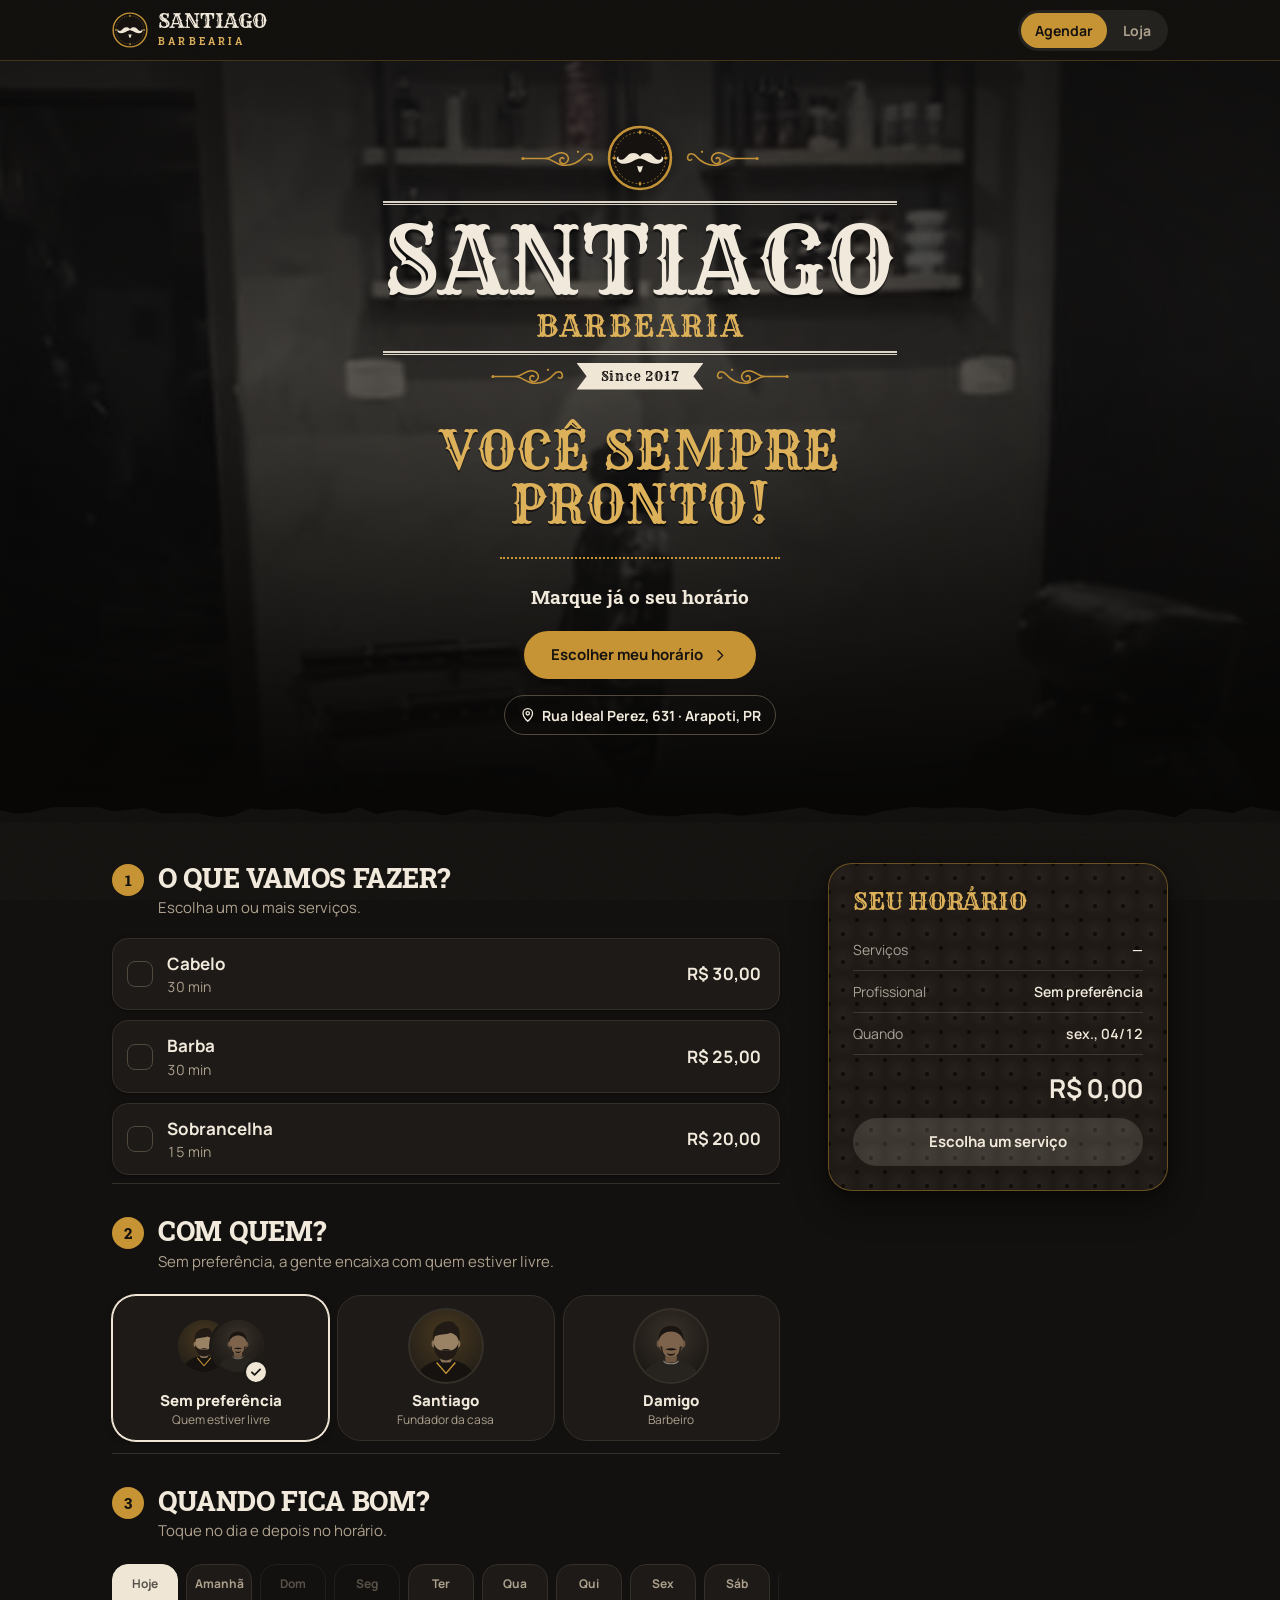
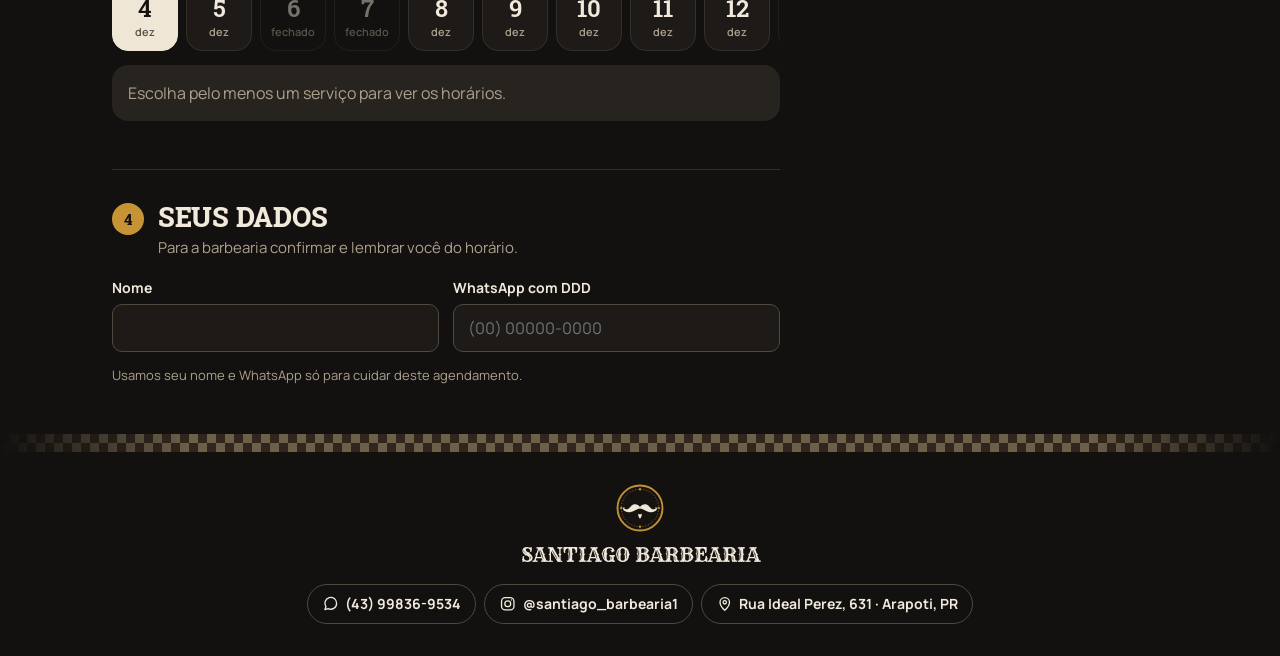
<file: agendar.html>
<!doctype html>
<html lang="pt-BR">
<head>
  <meta charset="utf-8">
  <meta name="viewport" content="width=device-width, initial-scale=1, viewport-fit=cover">
  <meta name="theme-color" content="#13110f">
  <meta name="description" content="Escolha o serviço, o profissional e o horário e marque seu atendimento em poucos toques.">
  <title>Agendar · Santiago Barbearia</title>
  <link rel="icon" href="/favicon.svg" type="image/svg+xml">
  <link rel="stylesheet" href="/tema.css">
  <link rel="stylesheet" href="/base.css">
  <link rel="stylesheet" href="/agendar.css">
  <script type="module" src="/agendar.js"></script>
</head>
<body data-pagina="Agendar">
  <a class="pular" href="#agendar">Pular para o agendamento</a>

  <header class="topo">
    <div class="topo__interno">
      <a class="marca" href="/agendar">
        <span class="marca__emblema" aria-hidden="true"></span>
        <span class="marca__texto">
          <span class="marca__nome" data-marca="nomeCurto">Santiago</span>
          <span class="marca__complemento" data-marca="complemento">Barbearia</span>
        </span>
      </a>
      <nav class="topo__nav" aria-label="Navegação principal">
        <a href="/agendar" aria-current="page">Agendar</a>
        <a href="/loja">Loja</a>
      </nav>
    </div>
  </header>

  <main>
    <section class="capa" aria-labelledby="capa-titulo">
      <div class="capa__interno">
        <div class="logo">
          <div class="arabescos"><span class="logo__emblema" aria-hidden="true"></span></div>
          <hr class="logo__regua">
          <h1 id="capa-titulo" class="logo__nome letreiro" data-marca="nomeCurto">Santiago</h1>
          <p class="logo__complemento letreiro" data-marca="complemento">Barbearia</p>
          <hr class="logo__regua">
          <div class="arabescos logo__selo"><span class="faixa" data-marca="selo">Since 2017</span></div>
        </div>

        <p class="capa__slogan letreiro" data-marca="slogan">Você sempre pronto!</p>
        <hr class="filete">
        <p class="capa__chamada" data-marca="chamada">Marque já o seu horário</p>
        <a class="botao botao--destaque capa__acao" href="#agendar">Escolher meu horário <span data-icone="seta"></span></a>
        <a class="link-mapa capa__local" data-link="mapa" target="_blank" rel="noopener"><span data-icone="local"></span><span data-texto></span></a>
      </div>
      <svg class="capa__rasgado" viewBox="0 0 400 24" preserveAspectRatio="none" aria-hidden="true"><path d="M0 24L0 8.9L5.055944217471513 12.8L9.562998224144312 11.4L16.12282064253241 5.7L23.674870774858352 5.4L30.710390560495053 5.8L35.34538165390211 10.1L45.133346526606374 6.5L50.69601927885547 12.5L61.32998187605452 11.9L68.10674519860999 16.7L72.43282396293428 15.3L78.46008896725601 6.7L83.28463463380459 8.7L92.99751914764481 7.2L101.06872029328207 12.7L107.67550309236219 11.6L112.11502591717546 5.7L117.55673690691074 13.2L124.54988304659656 8.8L132.64881609115002 10.4L138.7471850691958 14.5L147.64014610530282 7.9L155.6611120771135 11.3L165.7870745461275 13.8L171.80263890035883 16.8L176.62909934814357 10.0L185.9290858551003 6.8L193.35182755843095 5.5L202.02933855417172 14.2L210.0405201361134 15.5L216.23675272605007 13.3L224.3973418657852 12.0L231.5907791848951 15.1L242.20354685065067 10.7L250.85261228897338 5.7L259.76305643810434 12.8L270.7147280143708 14.9L276.70689673902984 9.6L285.3874657502192 5.3L292.61933275431755 7.0L297.43900331568966 5.7L306.8166342349973 6.6L312.5499380708757 9.7L322.64989188975983 6.0L329.79420369640513 11.6L339.9778904814957 14.8L350.02578176938533 8.3L356.9328573898672 9.3L367.1222071802547 16.5L372.17865352079247 7.1L377.80235158852923 7.8L385.19709070091875 12.1L391.03631703600854 5.0L397.9689425438858 9.4L400 10L400 24Z"/></svg>
    </section>

    <div class="agendamento" id="areaAgendamento">
      <form id="agendar" class="fluxo" novalidate>
        <section class="etapa" id="etapaServicos" aria-labelledby="t-servicos">
          <header class="etapa__topo">
            <span class="etapa__numero" aria-hidden="true">1</span>
            <div>
              <h2 id="t-servicos">O que vamos fazer?</h2>
              <p>Escolha um ou mais serviços.</p>
            </div>
          </header>
          <div id="servicos" class="servicos" role="group" aria-label="Serviços"></div>
        </section>

        <section class="etapa" id="etapaProfissional" aria-labelledby="t-profissional">
          <header class="etapa__topo">
            <span class="etapa__numero" aria-hidden="true">2</span>
            <div>
              <h2 id="t-profissional">Com quem?</h2>
              <p>Sem preferência, a gente encaixa com quem estiver livre.</p>
            </div>
          </header>
          <div id="profissionais" class="profissionais" role="group" aria-label="Profissional"></div>
        </section>

        <section class="etapa" id="etapaHorario" aria-labelledby="t-horario">
          <header class="etapa__topo">
            <span class="etapa__numero" aria-hidden="true">3</span>
            <div>
              <h2 id="t-horario">Quando fica bom?</h2>
              <p id="t-horario-ajuda">Toque no dia e depois no horário.</p>
            </div>
          </header>
          <div id="dias" class="dias" role="group" aria-label="Dias"></div>
          <div id="horarios" class="horarios" aria-live="polite"></div>
        </section>

        <section class="etapa" id="etapaDados" aria-labelledby="t-dados">
          <header class="etapa__topo">
            <span class="etapa__numero" aria-hidden="true">4</span>
            <div>
              <h2 id="t-dados">Seus dados</h2>
              <p>Para a barbearia confirmar e lembrar você do horário.</p>
            </div>
          </header>
          <div class="campos">
            <label class="campo">
              <span class="campo__rotulo">Nome</span>
              <input id="nome" class="entrada" maxlength="80" autocomplete="name" enterkeyhint="next" required>
              <span class="campo__erro"></span>
            </label>
            <label class="campo">
              <span class="campo__rotulo">WhatsApp com DDD</span>
              <input id="telefone" class="entrada numeros" type="tel" inputmode="tel" autocomplete="tel-national"
                     placeholder="(00) 00000-0000" maxlength="15" enterkeyhint="done" required>
              <span class="campo__erro"></span>
            </label>
          </div>
          <p class="privacidade">Usamos seu nome e WhatsApp só para cuidar deste agendamento.</p>
        </section>
      </form>

      <aside class="resumo capitone" aria-labelledby="t-resumo">
        <h2 id="t-resumo" class="resumo__titulo">Seu horário</h2>
        <dl class="resumo__lista">
          <div><dt>Serviços</dt><dd id="resumoServicos"></dd></div>
          <div><dt>Profissional</dt><dd id="resumoProfissional"></dd></div>
          <div><dt>Quando</dt><dd id="resumoQuando" class="numeros"></dd></div>
        </dl>
        <div class="resumo__barra">
          <p class="resumo__total">
            <strong id="resumoPreco" class="numeros">R$ 0,00</strong>
            <span id="resumoDuracao" class="numeros"></span>
          </p>
          <button id="confirmar" class="botao botao--destaque resumo__botao" type="submit" form="agendar">Escolha um horário</button>
        </div>
        <p id="erroEnvio" class="resumo__erro" role="alert"></p>
      </aside>
    </div>

    <section id="confirmado" class="confirmado" aria-labelledby="t-confirmado" tabindex="-1" hidden>
      <div class="confirmado__selo"><span data-icone="check"></span></div>
      <h2 id="t-confirmado">Horário marcado</h2>
      <p id="confirmadoTexto" class="confirmado__texto"></p>
      <dl id="confirmadoDetalhes" class="confirmado__detalhes"></dl>
      <div class="confirmado__acoes">
        <button id="novoAgendamento" class="botao botao--enfase botao--largo" type="button">Marcar outro horário</button>
        <a id="falarBarbearia" class="botao botao--contorno botao--largo" target="_blank" rel="noopener" hidden>
          <span data-icone="mensagem"></span>Falar com a barbearia
        </a>
        <a class="botao botao--contorno botao--largo" href="/loja"><span data-icone="sacola"></span>Ver produtos da loja</a>
      </div>
    </section>
  </main>

  <footer class="rodape">
    <div class="xadrez" aria-hidden="true"></div>
    <div class="rodape__marca">
      <span class="marca__emblema" aria-hidden="true"></span>
      <span class="rodape__nome" data-marca="nome">Santiago Barbearia</span>
      
    </div>
    <div class="rodape__contatos">
      <a data-link="whatsapp" target="_blank" rel="noopener"><span data-icone="mensagem"></span><span data-texto></span></a>
      <a data-link="instagram" target="_blank" rel="noopener"><span data-icone="instagram"></span><span data-texto></span></a>
      <a class="link-mapa" data-link="mapa" target="_blank" rel="noopener"><span data-icone="local"></span><span data-texto></span></a>
    </div>
  </footer>
</body>
</html>
</file>
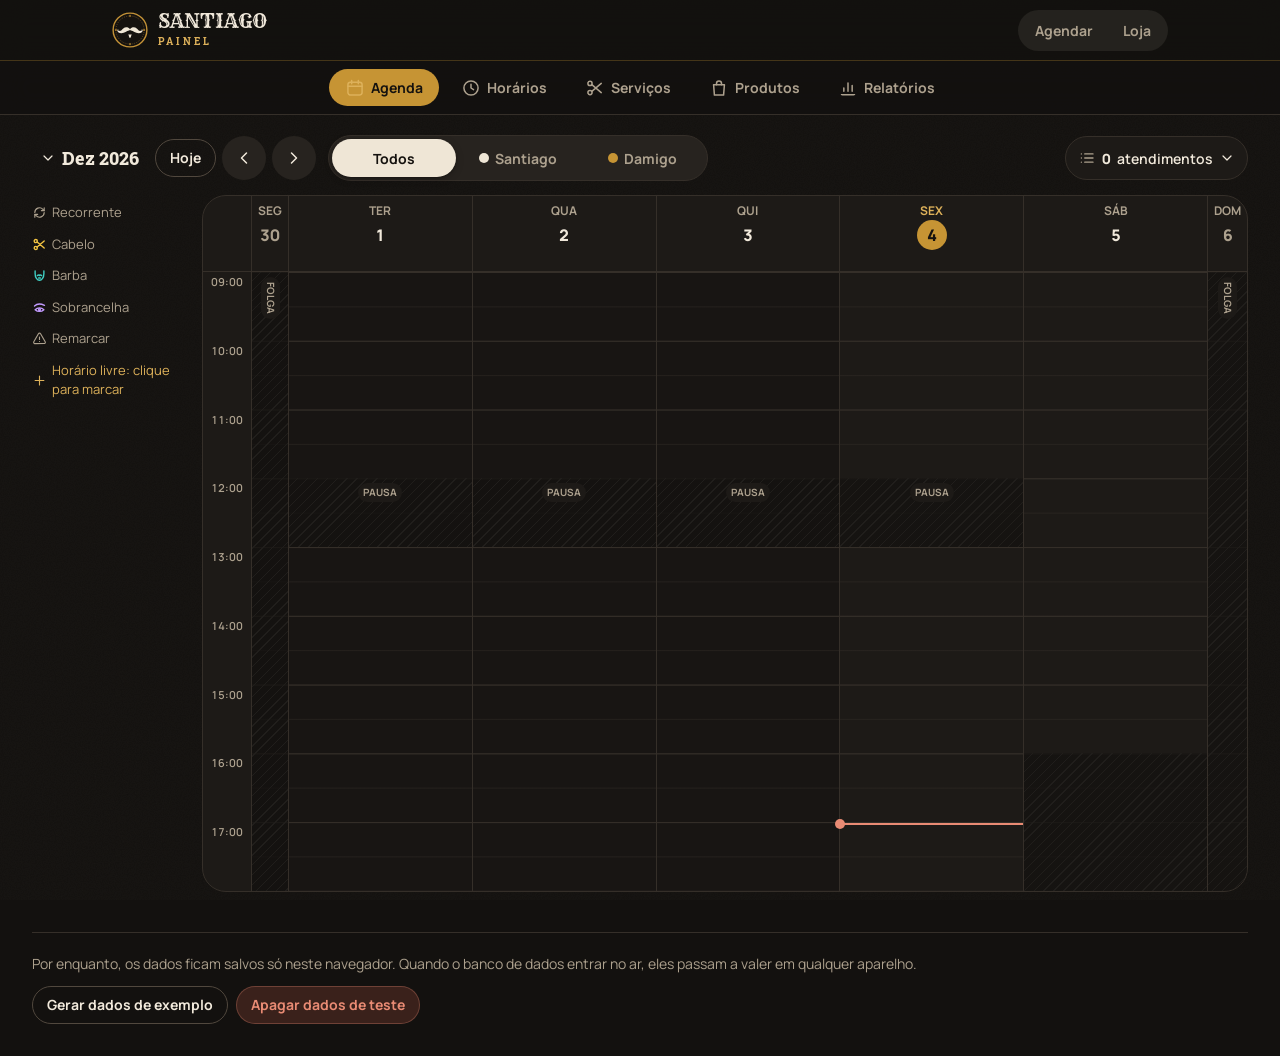
<file: barbeiros.html>
<!doctype html>
<html lang="pt-BR">
<head>
  <meta charset="utf-8">
  <meta name="viewport" content="width=device-width, initial-scale=1, viewport-fit=cover">
  <meta name="theme-color" content="#13110f">
  <meta name="robots" content="noindex, nofollow">
  <title>Painel · Santiago Barbearia</title>
  <link rel="icon" href="/favicon.svg" type="image/svg+xml">
  <link rel="stylesheet" href="/tema.css">
  <link rel="stylesheet" href="/base.css">
  <link rel="stylesheet" href="/barbeiros.css">
  <link rel="stylesheet" href="/relatorios.css">
  <script type="module" src="/barbeiros.js"></script>
</head>
<body data-pagina="Painel">
  <header class="topo">
    <div class="topo__interno">
      <a class="marca" href="/barbeiros">
        <span class="marca__emblema" aria-hidden="true"></span>
        <span class="marca__texto">
          <span class="marca__nome" data-marca="nomeCurto">Santiago</span>
          <span class="marca__complemento">Painel</span>
        </span>
      </a>
      <nav class="topo__nav" aria-label="Site da barbearia">
        <a href="/agendar" target="_blank" rel="noopener">Agendar</a>
        <a href="/loja" target="_blank" rel="noopener">Loja</a>
      </nav>
    </div>
  </header>

  <nav class="abas" aria-label="Seções do painel">
    <a class="aba" href="#agenda" data-aba="agenda"><span data-icone="calendario"></span><span>Agenda</span></a>
    <a class="aba" href="#horarios" data-aba="horarios"><span data-icone="relogio"></span><span>Horários</span></a>
    <a class="aba" href="#servicos" data-aba="servicos"><span data-icone="tesoura"></span><span>Serviços</span></a>
    <a class="aba" href="#produtos" data-aba="produtos"><span data-icone="sacola"></span><span>Produtos</span></a>
    <a class="aba" href="#relatorios" data-aba="relatorios"><span data-icone="grafico"></span><span>Relatórios</span></a>
  </nav>

  <main class="painel">
    <!-- Agenda -->
    <section class="secao secao--agenda" data-secao="agenda" aria-labelledby="t-agenda">
      <!-- O título fica só para leitor de tela: a aba já diz "Agenda". -->
      <h1 id="t-agenda" class="agenda__titulo">Agenda</h1>
      <div class="agenda">
        <div class="agenda__faixa">
          <div id="miniCalendario" class="mini-calendario">
            <button id="mesTitulo" class="mini-calendario__mes" type="button" aria-expanded="false" aria-controls="painelCalendario"
                    title="Escolher semana">
              <span data-icone="seta" class="icone suspenso__seta"></span>
              <span id="mesNome" aria-live="polite"></span>
            </button>
            <button id="irHoje" class="botao botao--contorno botao--pequeno" type="button">Hoje</button>
            <span class="mini-calendario__navegacao">
              <button id="mesAnterior" class="botao-icone" type="button" aria-label="Semana anterior"><span data-icone="voltar"></span></button>
              <button id="mesSeguinte" class="botao-icone" type="button" aria-label="Próxima semana"><span data-icone="seta"></span></button>
            </span>
            <div id="painelCalendario" class="suspenso mini-calendario__painel" hidden>
              <div class="mini-calendario__cabeca" aria-hidden="true">
                <span>S</span><span>T</span><span>Q</span><span>Q</span><span>S</span><span>S</span><span>D</span>
              </div>
              <div id="semanasDoMes" class="mini-calendario__semanas"></div>
            </div>
          </div>

          <div id="filtroAgenda" class="seletor" role="radiogroup" aria-label="Mostrar agenda de"></div>

          <div id="resumoSemana" class="resumo-semana">
            <button id="semanaResumo" class="resumo-semana__botao numeros" type="button" aria-expanded="false" aria-controls="listaSemana"></button>
            <div id="listaSemana" class="suspenso resumo-semana__painel" hidden></div>
          </div>
        </div>

        <!-- Só no celular: os sete dias da semana, para trocar o dia mostrado no quadro. -->
        <div id="diasSemana" class="dias" role="group" aria-label="Dia mostrado"></div>
        <p id="legendaAgenda" class="legenda"></p>
        <div id="quadro" class="quadro" role="region" aria-label="Atendimentos da semana"></div>
      </div>
    </section>

    <!-- Horários -->
    <section class="secao" data-secao="horarios" aria-labelledby="t-horarios" hidden>
      <header class="secao__topo">
        <h1 id="t-horarios">Horários</h1>
        <p>Cada profissional define os próprios dias e horários de trabalho.</p>
      </header>

      <details class="cartao cartao--recolhivel">
        <summary class="cartao__cabeca">
          <h2 class="cartao__titulo">Expediente</h2>
          <span data-icone="seta" class="icone cartao__seta"></span>
        </summary>
        <div class="cartao__corpo">
          <div id="profExpediente" class="chips" role="group" aria-label="Profissional"></div>
          <form id="formExpediente" novalidate>
            <div id="semana" class="semana"></div>
            <p id="expedienteErro" class="campo__erro" role="alert"></p>
            <div class="impacto" role="alert" hidden></div>
            <button class="botao botao--enfase botao--largo" type="submit" id="salvarExpediente">Salvar expediente</button>
          </form>
        </div>
      </details>

      <details class="cartao cartao--recolhivel">
        <summary class="cartao__cabeca">
          <h2 class="cartao__titulo">Folgas e ausências</h2>
          <span data-icone="seta" class="icone cartao__seta"></span>
        </summary>
        <div class="cartao__corpo">
          <p class="cartao__texto">Férias, consulta, folga extra. Deixe as horas em branco para o dia inteiro.</p>
          <form id="formAusencia" class="formulario" novalidate>
            <label class="campo">
              <span class="campo__rotulo">Profissional</span>
              <select name="profissionalId" id="ausenciaProfissional" class="entrada"></select>
            </label>
            <div class="formulario__grade formulario__grade--dupla">
              <label class="campo"><span class="campo__rotulo">De</span><input name="inicio" class="entrada" type="date" required></label>
              <label class="campo"><span class="campo__rotulo">Até</span><input name="fim" class="entrada" type="date" required></label>
              <label class="campo"><span class="campo__rotulo">Das <small>(opcional)</small></span><input name="horaInicio" class="entrada" type="time"></label>
              <label class="campo"><span class="campo__rotulo">Às <small>(opcional)</small></span><input name="horaFim" class="entrada" type="time"></label>
            </div>
            <p class="campo__erro" role="alert"></p>
            <div class="impacto" role="alert" hidden></div>
            <button class="botao botao--enfase botao--largo" type="submit">Registrar ausência</button>
          </form>
          <ul id="listaAusencias" class="registros"></ul>
        </div>
      </details>

      <details class="cartao cartao--recolhivel">
        <summary class="cartao__cabeca">
          <h2 class="cartao__titulo">Feriados e bloqueios</h2>
          <span data-icone="seta" class="icone cartao__seta"></span>
        </summary>
        <div class="cartao__corpo">
          <p class="cartao__texto">Valem para a barbearia toda. Deixe as horas em branco para fechar o dia.</p>
          <form id="formBloqueio" class="formulario" novalidate>
            <div class="formulario__grade formulario__grade--dupla">
              <label class="campo"><span class="campo__rotulo">Dia</span><input name="data" class="entrada" type="date" required></label>
              <label class="campo"><span class="campo__rotulo">Motivo</span><input name="motivo" class="entrada" maxlength="60" placeholder="Feriado" required></label>
              <label class="campo"><span class="campo__rotulo">Das <small>(opcional)</small></span><input name="horaInicio" class="entrada" type="time"></label>
              <label class="campo"><span class="campo__rotulo">Às <small>(opcional)</small></span><input name="horaFim" class="entrada" type="time"></label>
            </div>
            <p class="campo__erro" role="alert"></p>
            <div class="impacto" role="alert" hidden></div>
            <button class="botao botao--enfase botao--largo" type="submit">Adicionar bloqueio</button>
          </form>
          <ul id="listaBloqueios" class="registros"></ul>
        </div>
      </details>

      <p class="nota">Se uma mudança atingir alguém que já tem horário marcado, o painel avisa antes de salvar.</p>
    </section>

    <!-- Serviços -->
    <section class="secao" data-secao="servicos" aria-labelledby="t-servicos" hidden>
      <header class="secao__topo">
        <h1 id="t-servicos">Serviços</h1>
        <p>O que você cadastrar aqui aparece para o cliente na hora de marcar.</p>
      </header>

      <form id="formServico" class="cartao formulario" novalidate>
        <div class="formulario__topo">
          <h2 id="servicoTitulo" class="cartao__titulo">Novo serviço</h2>
          <button id="cancelarEdicaoServico" class="botao botao--contorno botao--pequeno" type="button" hidden>Cancelar</button>
        </div>
        <div class="formulario__grade formulario__grade--servico">
          <label class="campo">
            <span class="campo__rotulo">Serviço</span>
            <input name="nome" class="entrada" maxlength="60" required>
          </label>
          <label class="campo">
            <span class="campo__rotulo">Preço (R$)</span>
            <input name="preco" class="entrada numeros" inputmode="decimal" placeholder="0,00" required>
          </label>
          <label class="campo">
            <span class="campo__rotulo">Duração</span>
            <select name="duracao" id="servicoDuracao" class="entrada numeros"></select>
          </label>
        </div>
        <fieldset class="campo">
          <legend class="campo__rotulo">Símbolo na agenda</legend>
          <div id="servicoIcones" class="chips" role="radiogroup" aria-label="Símbolo na agenda"></div>
        </fieldset>
        <p class="campo__erro" role="alert"></p>
        <button id="salvarServico" class="botao botao--enfase botao--largo" type="submit">Adicionar serviço</button>
      </form>

      <ul id="listaServicos" class="registros registros--cartoes"></ul>
      <p class="nota">Mudar o preço ou a duração vale para os próximos agendamentos. Quem já marcou continua com o valor e o tempo combinados.</p>
    </section>

    <!-- Produtos -->
    <section class="secao" data-secao="produtos" aria-labelledby="t-produtos" hidden>
      <header class="secao__topo">
        <h1 id="t-produtos">Produtos</h1>
        <p>O que você cadastrar aqui aparece na loja.</p>
      </header>

      <form id="formProduto" class="cartao formulario" novalidate>
        <div class="formulario__topo">
          <h2 id="produtoTitulo" class="cartao__titulo">Novo produto</h2>
          <button id="cancelarEdicao" class="botao botao--contorno botao--pequeno" type="button" hidden>Cancelar</button>
        </div>
        <div class="formulario__grade formulario__grade--produto">
          <label class="campo">
            <span class="campo__rotulo">Produto</span>
            <input name="nome" class="entrada" maxlength="80" required>
          </label>
          <label class="campo">
            <span class="campo__rotulo">Preço (R$)</span>
            <input name="preco" class="entrada numeros" inputmode="decimal" placeholder="0,00" required>
          </label>
        </div>
        <label class="campo">
          <span class="campo__rotulo">Descrição <small>(opcional)</small></span>
          <textarea name="descricao" class="entrada" maxlength="200" rows="2"></textarea>
        </label>
        <div class="foto-linha">
          <label class="foto-campo">
            <input name="foto" id="produtoFoto" type="file" accept="image/jpeg,image/png,image/webp">
            <img id="produtoPrevia" class="foto-campo__previa" alt="" hidden>
            <span class="foto-campo__texto"><strong id="produtoFotoTexto">Adicionar foto</strong><small>JPG, PNG ou WebP</small></span>
          </label>
          <button id="removerFoto" class="botao botao--perigo botao--pequeno" type="button" hidden>Tirar foto</button>
        </div>
        <p class="campo__erro" role="alert"></p>
        <button id="salvarProduto" class="botao botao--enfase botao--largo" type="submit">Adicionar à loja</button>
      </form>

      <ul id="listaProdutos" class="registros registros--cartoes registros--produtos"></ul>
    </section>

    <!-- Relatórios -->
    <section class="secao secao--relatorios" data-secao="relatorios" aria-labelledby="t-relatorios" hidden>
      <header class="secao__topo relatorio__topo">
        <h1 id="t-relatorios">Relatórios</h1>
        <div class="relatorio__exportar">
          <button id="baixarPdf" class="botao botao--contorno botao--pequeno" type="button"
                  title="Abre a impressão: escolha “Salvar como PDF”"><span data-icone="baixar"></span>PDF</button>
          <button id="baixarCsv" class="botao botao--contorno botao--pequeno" type="button"
                  title="Planilha com os atendimentos filtrados (abre no Excel ou no Google Planilhas)"><span data-icone="baixar"></span>CSV</button>
        </div>
      </header>

      <!-- Só aparece no PDF: de quem é o relatório e com quais filtros. -->
      <div class="relatorio__impressao">
        <p class="relatorio__marca" data-marca="nome">Santiago Barbearia</p>
        <p id="relImpressao" class="relatorio__impressao-filtros"></p>
      </div>

      <form id="filtrosRelatorio" class="relatorio__filtros" aria-label="Filtros do relatório" novalidate>
        <label class="campo">
          <span class="campo__rotulo">Período</span>
          <select name="periodo" class="entrada">
            <option value="esta-semana">Esta semana</option>
            <option value="este-mes" selected>Este mês</option>
            <option value="mes-passado">Mês passado</option>
            <option value="ultimos-30">Últimos 30 dias</option>
            <option value="proximos-30">Próximos 30 dias</option>
            <option value="este-ano">Este ano</option>
            <option value="personalizado">Escolher datas</option>
          </select>
        </label>
        <label class="campo relatorio__data" hidden>
          <span class="campo__rotulo">De</span>
          <input name="de" class="entrada" type="date">
        </label>
        <label class="campo relatorio__data" hidden>
          <span class="campo__rotulo">Até</span>
          <input name="ate" class="entrada" type="date">
        </label>
        <label class="campo">
          <span class="campo__rotulo">Profissional</span>
          <select name="profissional" class="entrada"></select>
        </label>
        <label class="campo">
          <span class="campo__rotulo">Serviço</span>
          <select name="servico" class="entrada"></select>
        </label>
        <label class="campo">
          <span class="campo__rotulo">Origem</span>
          <select name="origem" class="entrada">
            <option value="">Todas</option>
            <option value="cliente">Pelo site</option>
            <option value="painel">Pelo painel</option>
          </select>
        </label>
        <label class="campo">
          <span class="campo__rotulo">Tipo</span>
          <select name="tipo" class="entrada">
            <option value="">Todos</option>
            <option value="recorrente">Recorrentes</option>
            <option value="avulso">Avulsos</option>
          </select>
        </label>
      </form>
      <p id="relErro" class="campo__erro" role="alert"></p>

      <p id="relPeriodo" class="relatorio__periodo"></p>
      <div id="relIndicadores" class="indicadores"></div>

      <div class="cartao relatorio__painel">
        <div class="relatorio__controles">
          <label class="campo">
            <span class="campo__rotulo">Mostrar</span>
            <select id="relMedida" class="entrada"></select>
          </label>
          <label class="campo">
            <span class="campo__rotulo">Agrupar por</span>
            <select id="relGrupo" class="entrada"></select>
          </label>
          <fieldset class="campo relatorio__tipos">
            <legend class="campo__rotulo">Gráfico</legend>
            <div id="relTipos" class="chips" role="radiogroup" aria-label="Tipo de gráfico"></div>
          </fieldset>
        </div>
        <h2 id="relTitulo" class="relatorio__titulo"></h2>
        <div id="relGrafico" class="grafico"></div>
      </div>

      <div class="cartao relatorio__painel">
        <h2 id="relTituloTabela" class="relatorio__titulo"></h2>
        <div class="tabela-rolagem">
          <table id="relTabela" class="tabela"></table>
        </div>
      </div>

      <p class="nota relatorio__nota">
        Atendimento com mais de um serviço conta em cada um deles, com o valor e o tempo divididos entre os serviços.
        No PDF, a impressão abre: escolha “Salvar como PDF”.
      </p>
    </section>

    <footer class="painel__rodape">
      <p>Por enquanto, os dados ficam salvos só neste navegador. Quando o banco de dados entrar no ar, eles passam a valer em qualquer aparelho.</p>
      <div class="painel__testes">
        <button id="gerarExemplo" class="botao botao--contorno botao--pequeno" type="button">Gerar dados de exemplo</button>
        <button id="apagarTudo" class="botao botao--perigo botao--pequeno" type="button">Apagar dados de teste</button>
      </div>
    </footer>
  </main>

  <dialog id="janelaNovo" class="folha" aria-labelledby="novoTitulo">
    <div class="folha__conteudo">
      <div class="folha__alca" aria-hidden="true"></div>
      <header class="janela__topo">
        <div>
          <h2 id="novoTitulo" class="janela__titulo">Novo atendimento</h2>
          <p id="novoQuando" class="janela__subtitulo numeros"></p>
        </div>
        <button class="botao-icone" type="button" data-fechar aria-label="Fechar"><span data-icone="fechar"></span></button>
      </header>
      <form id="formNovo" class="formulario" novalidate>
        <div class="formulario__grade">
          <label class="campo">
            <span class="campo__rotulo">Nome do cliente</span>
            <input name="nome" class="entrada" maxlength="80" autocomplete="off" required>
          </label>
          <label class="campo">
            <span class="campo__rotulo">WhatsApp com DDD</span>
            <input name="telefone" class="entrada numeros" type="tel" inputmode="tel" placeholder="(00) 00000-0000" maxlength="15" required>
          </label>
        </div>

        <fieldset class="campo">
          <legend class="campo__rotulo">Serviços</legend>
          <div id="novoServicos" class="chips"></div>
        </fieldset>

        <div class="formulario__grade">
          <label class="campo">
            <span class="campo__rotulo">Profissional</span>
            <select name="profissional" id="novoProfissional" class="entrada"></select>
          </label>
          <label class="campo">
            <span class="campo__rotulo">Dia</span>
            <input name="data" id="novoData" class="entrada" type="date" required>
          </label>
          <label class="campo">
            <span class="campo__rotulo">Repetição</span>
            <select name="frequencia" id="novoFrequencia" class="entrada">
              <option value="nenhuma">Só desta vez</option>
              <option value="semanal">Toda semana</option>
              <option value="quinzenal">A cada 15 dias</option>
              <option value="mensal">Todo mês</option>
            </select>
          </label>
          <div id="novoQuantidade" class="campo" hidden>
            <label class="campo__rotulo" for="novoVezes">Quantos atendimentos</label>
            <div class="quantidade">
              <input id="novoVezes" name="vezes" class="entrada numeros" type="number" min="2" value="4" inputmode="numeric">
              <label class="chip"><input id="novoSemFim" type="checkbox">Sem fim</label>
            </div>
          </div>
        </div>

        <label class="campo">
          <span class="campo__rotulo">Horário livre</span>
          <select name="horario" id="novoHorario" class="entrada numeros"></select>
        </label>

        <p id="novoResumo" class="formulario__resumo numeros"></p>
        <p id="novoErro" class="campo__erro" role="alert"></p>
        <button class="botao botao--destaque botao--largo" type="submit">Marcar horário</button>
      </form>
    </div>
  </dialog>

  <dialog id="detalhe" class="folha" aria-labelledby="detalheTitulo">
    <div class="folha__conteudo">
      <div class="folha__alca" aria-hidden="true"></div>
      <div id="detalheConteudo"></div>
    </div>
  </dialog>
</body>
</html>
</file>
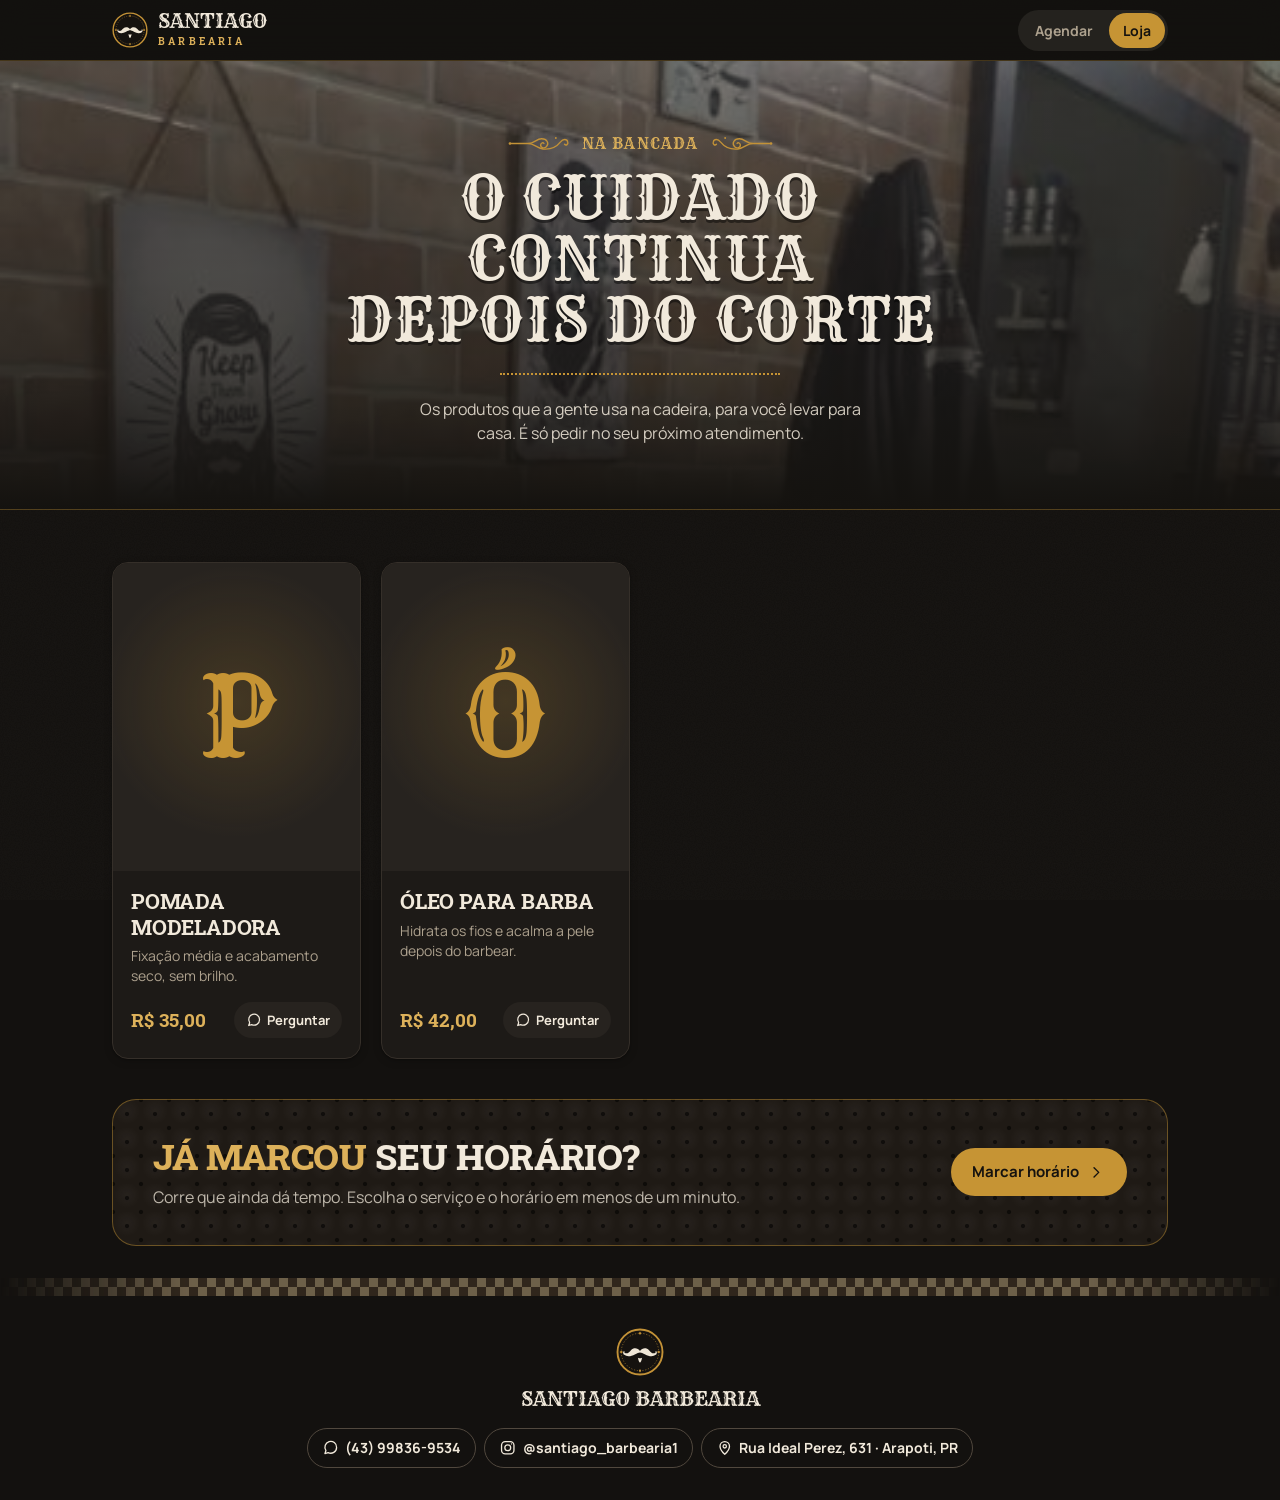
<file: loja.html>
<!doctype html>
<html lang="pt-BR">
<head>
  <meta charset="utf-8">
  <meta name="viewport" content="width=device-width, initial-scale=1, viewport-fit=cover">
  <meta name="theme-color" content="#13110f">
  <meta name="description" content="Produtos para cabelo e barba disponíveis na barbearia.">
  <title>Loja · Santiago Barbearia</title>
  <link rel="icon" href="/favicon.svg" type="image/svg+xml">
  <link rel="stylesheet" href="/tema.css">
  <link rel="stylesheet" href="/base.css">
  <link rel="stylesheet" href="/loja.css">
  <script type="module" src="/loja.js"></script>
</head>
<body data-pagina="Loja">
  <a class="pular" href="#produtos">Pular para os produtos</a>

  <header class="topo">
    <div class="topo__interno">
      <a class="marca" href="/agendar">
        <span class="marca__emblema" aria-hidden="true"></span>
        <span class="marca__texto">
          <span class="marca__nome" data-marca="nomeCurto">Santiago</span>
          <span class="marca__complemento" data-marca="complemento">Barbearia</span>
        </span>
      </a>
      <nav class="topo__nav" aria-label="Navegação principal">
        <a href="/agendar">Agendar</a>
        <a href="/loja" aria-current="page">Loja</a>
      </nav>
    </div>
  </header>

  <header class="loja__capa">
    <div class="loja__intro">
      <div class="arabescos"><span class="loja__selo letreiro">Na bancada</span></div>
      <h1 class="letreiro">O cuidado continua depois do corte</h1>
      <hr class="filete">
      <p>Os produtos que a gente usa na cadeira, para você levar para casa. É só pedir no seu próximo atendimento.</p>
    </div>
  </header>

  <main class="loja">

    <section id="produtos" class="produtos" aria-label="Produtos"></section>

    <section class="chamada capitone" aria-labelledby="t-chamada">
      <div>
        <h2 id="t-chamada"><span class="chamada__ouro">Já marcou</span> seu horário?</h2>
        <p>Corre que ainda dá tempo. Escolha o serviço e o horário em menos de um minuto.</p>
      </div>
      <a class="botao botao--destaque" href="/agendar#agendar">Marcar horário <span data-icone="seta"></span></a>
    </section>
  </main>

  <footer class="rodape">
    <div class="xadrez" aria-hidden="true"></div>
    <div class="rodape__marca">
      <span class="marca__emblema" aria-hidden="true"></span>
      <span class="rodape__nome" data-marca="nome">Santiago Barbearia</span>      
    </div>
    <div class="rodape__contatos">
      <a data-link="whatsapp" target="_blank" rel="noopener"><span data-icone="mensagem"></span><span data-texto></span></a>
      <a data-link="instagram" target="_blank" rel="noopener"><span data-icone="instagram"></span><span data-texto></span></a>
      <a class="link-mapa" data-link="mapa" target="_blank" rel="noopener"><span data-icone="local"></span><span data-texto></span></a>
    </div>
  </footer>
</body>
</html>
</file>
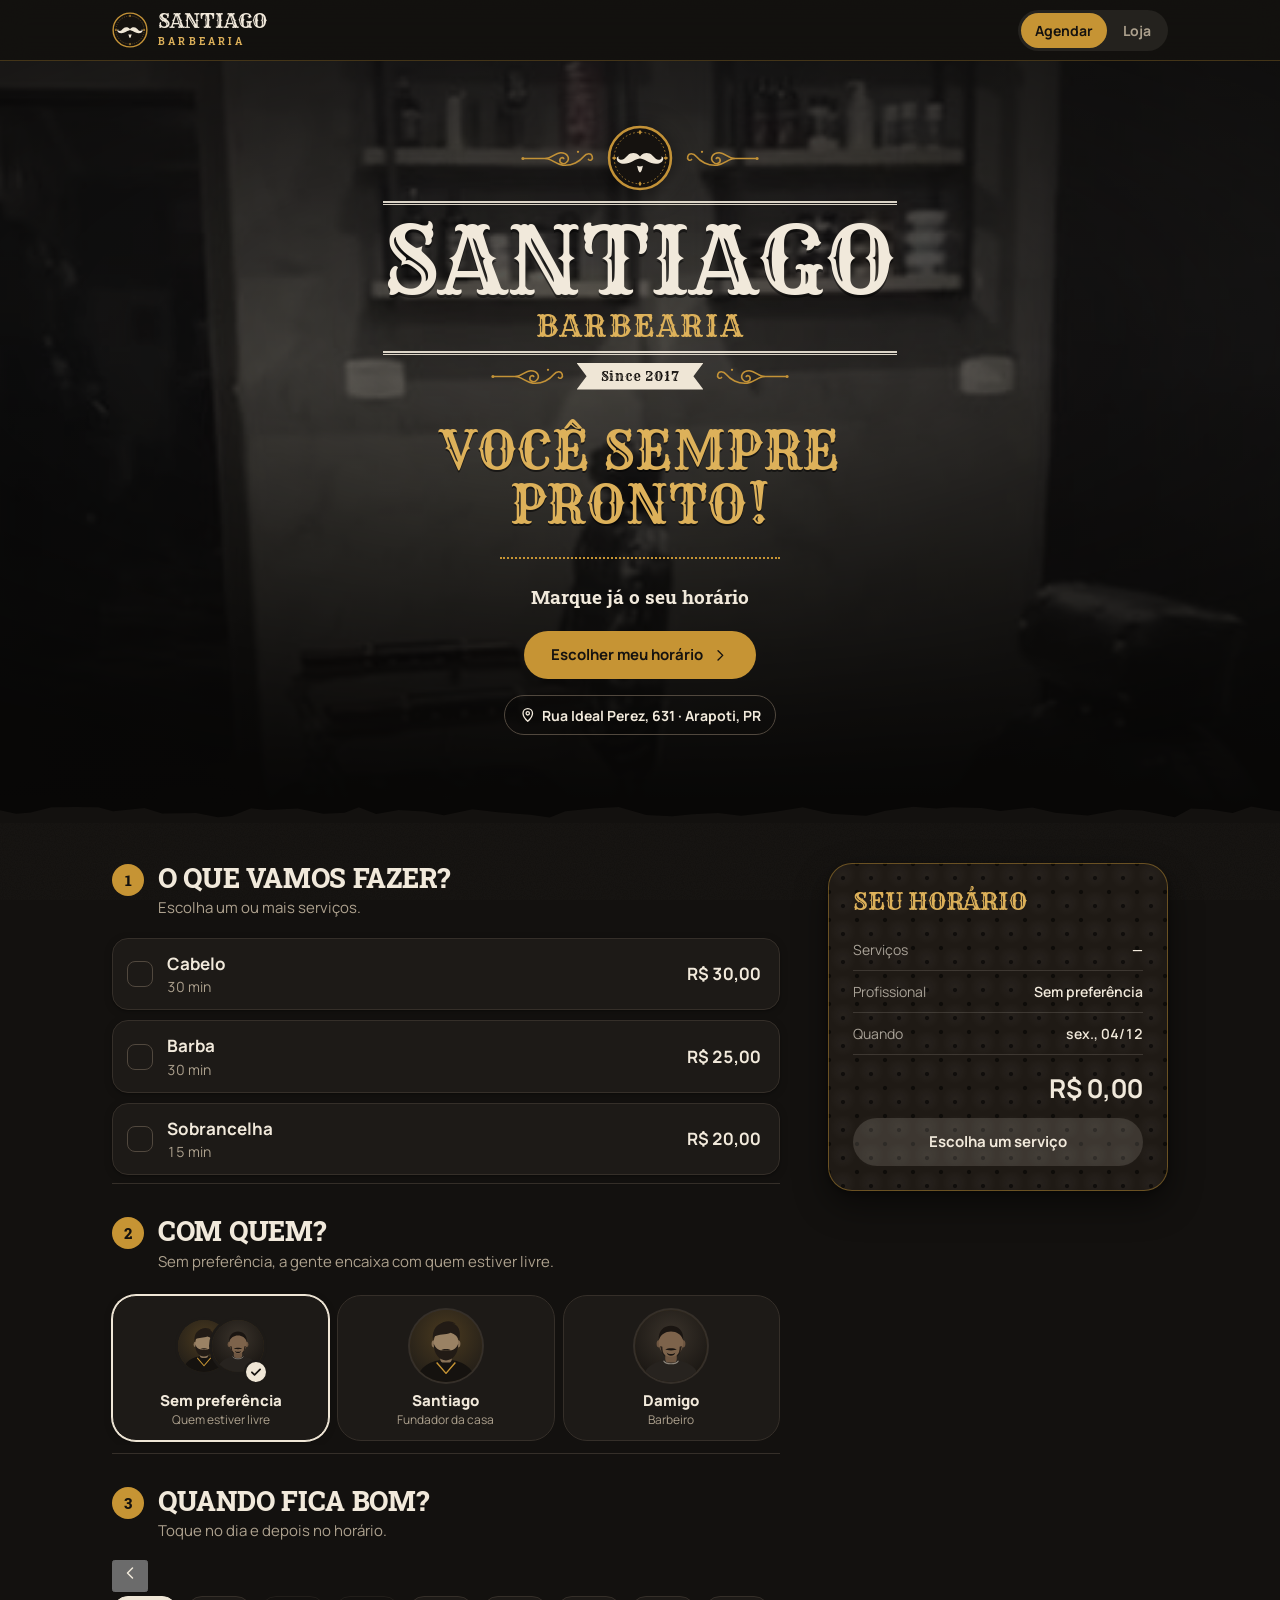
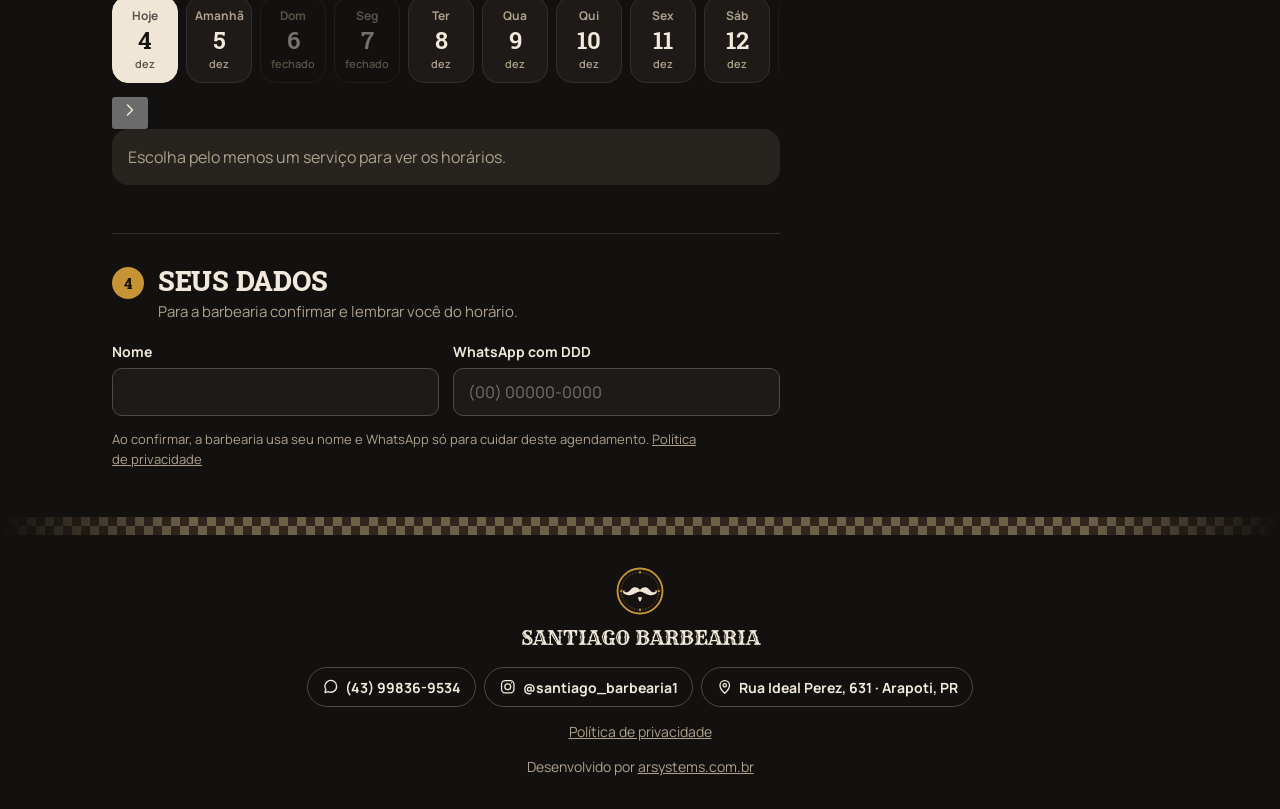
<file: web/agendar.html>
<!doctype html>
<html lang="pt-BR">
<head>
  <meta charset="utf-8">
  <meta name="viewport" content="width=device-width, initial-scale=1, viewport-fit=cover">
  <meta name="theme-color" content="#13110f">
  <meta name="description" content="Escolha o serviço, o profissional e o horário e marque seu atendimento em poucos toques.">
  <title>Agendar · Santiago Barbearia</title>
  <link rel="icon" href="/favicon.svg" type="image/svg+xml">
  <link rel="stylesheet" href="/tema.css">
  <link rel="stylesheet" href="/base.css">
  <link rel="stylesheet" href="/agendar.css">
  <script type="module" src="/agendar.js"></script>
</head>
<body data-pagina="Agendar">
  <a class="pular" href="#agendar">Pular para o agendamento</a>

  <header class="topo">
    <div class="topo__interno">
      <a class="marca" href="/agendar">
        <span class="marca__emblema" aria-hidden="true"></span>
        <span class="marca__texto">
          <span class="marca__nome" data-marca="nomeCurto">Santiago</span>
          <span class="marca__complemento" data-marca="complemento">Barbearia</span>
        </span>
      </a>
      <nav class="topo__nav" aria-label="Navegação principal">
        <a href="/agendar" aria-current="page">Agendar</a>
        <a href="/loja">Loja</a>
      </nav>
    </div>
  </header>

  <main>
    <section class="capa" aria-labelledby="capa-titulo">
      <div class="capa__interno">
        <div class="logo">
          <div class="arabescos"><span class="logo__emblema" aria-hidden="true"></span></div>
          <hr class="logo__regua">
          <h1 id="capa-titulo" class="logo__nome letreiro" data-marca="nomeCurto">Santiago</h1>
          <p class="logo__complemento letreiro" data-marca="complemento">Barbearia</p>
          <hr class="logo__regua">
          <div class="arabescos logo__selo"><span class="faixa" data-marca="selo">Since 2017</span></div>
        </div>

        <p class="capa__slogan letreiro" data-marca="slogan">Você sempre pronto!</p>
        <hr class="filete">
        <p class="capa__chamada" data-marca="chamada">Marque já o seu horário</p>
        <a class="botao botao--destaque capa__acao" href="#agendar">Escolher meu horário <span data-icone="seta"></span></a>
        <a class="link-mapa capa__local" data-link="mapa" target="_blank" rel="noopener"><span data-icone="local"></span><span data-texto></span></a>
      </div>
      <svg class="capa__rasgado" viewBox="0 0 400 24" preserveAspectRatio="none" aria-hidden="true"><path d="M0 24L0 8.9L5.055944217471513 12.8L9.562998224144312 11.4L16.12282064253241 5.7L23.674870774858352 5.4L30.710390560495053 5.8L35.34538165390211 10.1L45.133346526606374 6.5L50.69601927885547 12.5L61.32998187605452 11.9L68.10674519860999 16.7L72.43282396293428 15.3L78.46008896725601 6.7L83.28463463380459 8.7L92.99751914764481 7.2L101.06872029328207 12.7L107.67550309236219 11.6L112.11502591717546 5.7L117.55673690691074 13.2L124.54988304659656 8.8L132.64881609115002 10.4L138.7471850691958 14.5L147.64014610530282 7.9L155.6611120771135 11.3L165.7870745461275 13.8L171.80263890035883 16.8L176.62909934814357 10.0L185.9290858551003 6.8L193.35182755843095 5.5L202.02933855417172 14.2L210.0405201361134 15.5L216.23675272605007 13.3L224.3973418657852 12.0L231.5907791848951 15.1L242.20354685065067 10.7L250.85261228897338 5.7L259.76305643810434 12.8L270.7147280143708 14.9L276.70689673902984 9.6L285.3874657502192 5.3L292.61933275431755 7.0L297.43900331568966 5.7L306.8166342349973 6.6L312.5499380708757 9.7L322.64989188975983 6.0L329.79420369640513 11.6L339.9778904814957 14.8L350.02578176938533 8.3L356.9328573898672 9.3L367.1222071802547 16.5L372.17865352079247 7.1L377.80235158852923 7.8L385.19709070091875 12.1L391.03631703600854 5.0L397.9689425438858 9.4L400 10L400 24Z"/></svg>
    </section>

    <div class="agendamento" id="areaAgendamento">
      <form id="agendar" class="fluxo" novalidate>
        <section class="etapa" id="etapaServicos" aria-labelledby="t-servicos">
          <header class="etapa__topo">
            <span class="etapa__numero" aria-hidden="true">1</span>
            <div>
              <h2 id="t-servicos">O que vamos fazer?</h2>
              <p>Escolha um ou mais serviços.</p>
            </div>
          </header>
          <div id="servicos" class="servicos" role="group" aria-label="Serviços"></div>
        </section>

        <section class="etapa" id="etapaProfissional" aria-labelledby="t-profissional">
          <header class="etapa__topo">
            <span class="etapa__numero" aria-hidden="true">2</span>
            <div>
              <h2 id="t-profissional">Com quem?</h2>
              <p>Sem preferência, a gente encaixa com quem estiver livre.</p>
            </div>
          </header>
          <div id="profissionais" class="profissionais" role="group" aria-label="Profissional"></div>
        </section>

        <section class="etapa" id="etapaHorario" aria-labelledby="t-horario">
          <header class="etapa__topo">
            <span class="etapa__numero" aria-hidden="true">3</span>
            <div>
              <h2 id="t-horario">Quando fica bom?</h2>
              <p id="t-horario-ajuda">Toque no dia e depois no horário.</p>
            </div>
          </header>
          <div class="faixa-dias">
            <button type="button" class="faixa-dias__seta" data-rolar="-1" aria-label="Dias anteriores" aria-controls="dias"><span data-icone="voltar"></span></button>
            <div id="dias" class="dias" role="group" aria-label="Dias"></div>
            <button type="button" class="faixa-dias__seta" data-rolar="1" aria-label="Próximos dias" aria-controls="dias"><span data-icone="seta"></span></button>
          </div>
          <div id="calendario" class="calendario" hidden></div>
          <div id="horarios" class="horarios" aria-live="polite"></div>
        </section>

        <section class="etapa" id="etapaDados" aria-labelledby="t-dados">
          <header class="etapa__topo">
            <span class="etapa__numero" aria-hidden="true">4</span>
            <div>
              <h2 id="t-dados">Seus dados</h2>
              <p>Para a barbearia confirmar e lembrar você do horário.</p>
            </div>
          </header>
          <div class="campos">
            <label class="campo">
              <span class="campo__rotulo">Nome</span>
              <input id="nome" class="entrada" maxlength="80" autocomplete="name" enterkeyhint="next" required>
              <span class="campo__erro"></span>
            </label>
            <label class="campo">
              <span class="campo__rotulo">WhatsApp com DDD</span>
              <input id="telefone" class="entrada numeros" type="tel" inputmode="tel" autocomplete="tel-national"
                     placeholder="(00) 00000-0000" maxlength="15" enterkeyhint="done" required>
              <span class="campo__erro"></span>
            </label>
          </div>
          <p class="privacidade">Ao confirmar, a barbearia usa seu nome e WhatsApp só para cuidar deste agendamento.
            <a href="/privacidade" target="_blank" rel="noopener">Política de privacidade</a></p>
        </section>
      </form>

      <aside class="resumo capitone" aria-labelledby="t-resumo">
        <h2 id="t-resumo" class="resumo__titulo">Seu horário</h2>
        <dl class="resumo__lista">
          <div><dt>Serviços</dt><dd id="resumoServicos"></dd></div>
          <div><dt>Profissional</dt><dd id="resumoProfissional"></dd></div>
          <div><dt>Quando</dt><dd id="resumoQuando" class="numeros"></dd></div>
        </dl>
        <div class="resumo__barra">
          <p class="resumo__total">
            <strong id="resumoPreco" class="numeros">R$ 0,00</strong>
            <span id="resumoDuracao" class="numeros"></span>
          </p>
          <button id="confirmar" class="botao botao--destaque resumo__botao" type="submit" form="agendar">Escolha um horário</button>
        </div>
        <p id="erroEnvio" class="resumo__erro" role="alert"></p>
      </aside>
    </div>

    <section id="confirmado" class="confirmado" aria-labelledby="t-confirmado" tabindex="-1" hidden>
      <div class="confirmado__selo"><span data-icone="check"></span></div>
      <h2 id="t-confirmado">Horário marcado</h2>
      <p id="confirmadoTexto" class="confirmado__texto"></p>
      <dl id="confirmadoDetalhes" class="confirmado__detalhes"></dl>
      <div class="confirmado__acoes">
        <button id="novoAgendamento" class="botao botao--enfase botao--largo" type="button">Marcar outro horário</button>
        <a id="falarBarbearia" class="botao botao--contorno botao--largo" target="_blank" rel="noopener" hidden>
          <span data-icone="mensagem"></span>Falar com a barbearia
        </a>
        <a id="salvarNaAgenda" class="botao botao--contorno botao--largo" data-agenda>
          <span data-icone="calendario"></span>Adicionar à minha agenda
        </a>
        <a class="botao botao--contorno botao--largo" href="/loja"><span data-icone="sacola"></span>Ver produtos da loja</a>
      </div>
    </section>

    <!-- Some sozinho depois de 30 s (DURACAO_DO_LEMBRETE em agendar.js) -->
    <aside id="lembrete" class="lembrete" role="dialog" aria-labelledby="t-lembrete" aria-describedby="lembreteTexto" hidden>
      <button id="fecharLembrete" class="lembrete__fechar" type="button" aria-label="Fechar"><span data-icone="fechar"></span></button>
      <p id="t-lembrete" class="lembrete__titulo">Avise a barbearia</p>
      <p id="lembreteTexto" class="lembrete__texto">Mande a confirmação no WhatsApp, já com o seu horário escrito, e salve na agenda do celular para ser lembrado um dia antes.</p>
      <a id="lembreteLink" class="botao botao--destaque botao--largo" target="_blank" rel="noopener">
        <span data-icone="mensagem"></span>Confirmar no WhatsApp
      </a>
      <!-- Link comum (sem download nem nova aba): o Safari do iPhone abre o .ics direto no Calendário -->
      <a class="botao botao--contorno botao--largo" data-agenda>
        <span data-icone="calendario"></span>Adicionar à minha agenda
      </a>
      <span class="lembrete__tempo" aria-hidden="true"></span>
    </aside>
  </main>

  <footer class="rodape">
    <div class="xadrez" aria-hidden="true"></div>
    <div class="rodape__marca">
      <span class="marca__emblema" aria-hidden="true"></span>
      <span class="rodape__nome" data-marca="nome">Santiago Barbearia</span>
      
    </div>
    <div class="rodape__contatos">
      <a data-link="whatsapp" target="_blank" rel="noopener"><span data-icone="mensagem"></span><span data-texto></span></a>
      <a data-link="instagram" target="_blank" rel="noopener"><span data-icone="instagram"></span><span data-texto></span></a>
      <a class="link-mapa" data-link="mapa" target="_blank" rel="noopener"><span data-icone="local"></span><span data-texto></span></a>
    </div>
    <a class="rodape__legal" href="/privacidade">Política de privacidade</a>
    <p class="rodape__credito">Desenvolvido por <a href="https://www.instagram.com/joaogrocha_/" target="_blank" rel="noopener">arsystems.com.br</a></p>
  </footer>
</body>
</html>
</file>
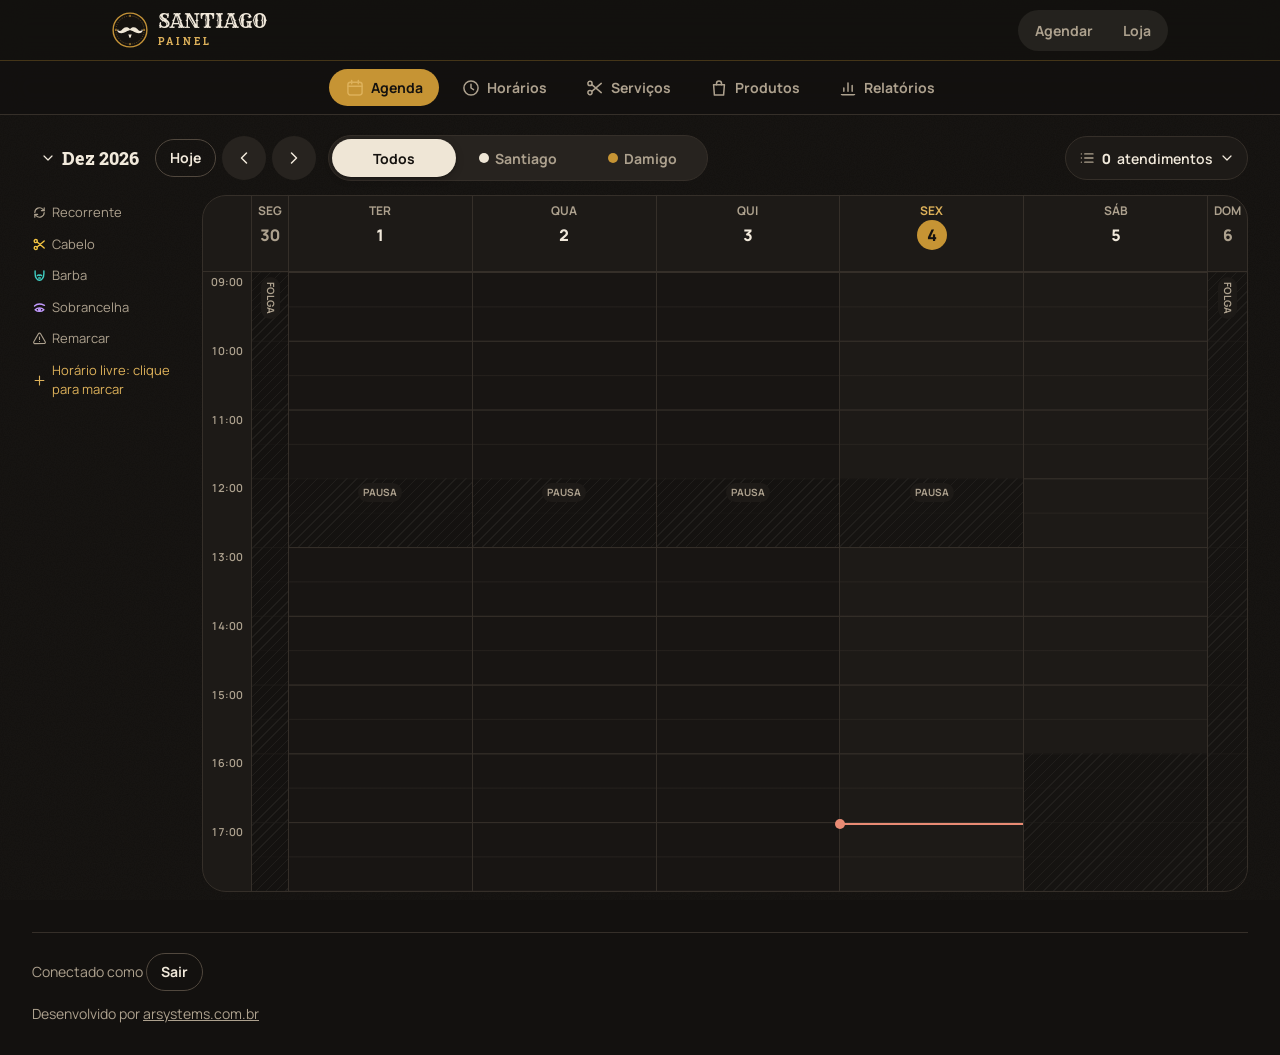
<file: web/barbeiros.html>
<!doctype html>
<html lang="pt-BR">
<head>
  <meta charset="utf-8">
  <meta name="viewport" content="width=device-width, initial-scale=1, viewport-fit=cover">
  <meta name="theme-color" content="#13110f">
  <meta name="robots" content="noindex, nofollow">
  <title>Painel · Santiago Barbearia</title>
  <link rel="icon" href="/favicon.svg" type="image/svg+xml">
  <link rel="stylesheet" href="/tema.css">
  <link rel="stylesheet" href="/base.css">
  <link rel="stylesheet" href="/barbeiros.css">
  <link rel="stylesheet" href="/relatorios.css">
  <script type="module" src="/barbeiros.js"></script>
</head>
<body data-pagina="Painel">
  <header class="topo">
    <div class="topo__interno">
      <a class="marca" href="/barbeiros">
        <span class="marca__emblema" aria-hidden="true"></span>
        <span class="marca__texto">
          <span class="marca__nome" data-marca="nomeCurto">Santiago</span>
          <span class="marca__complemento">Painel</span>
        </span>
      </a>
      <nav class="topo__nav" aria-label="Site da barbearia">
        <a href="/agendar" target="_blank" rel="noopener">Agendar</a>
        <a href="/loja" target="_blank" rel="noopener">Loja</a>
      </nav>
    </div>
  </header>

  <!-- Aparece no lugar do painel enquanto ninguém entrou. -->
  <main id="entrar" class="entrar" aria-labelledby="t-entrar" hidden>
    <form id="formEntrar" class="cartao entrar__cartao" novalidate>
      <span class="entrar__emblema" aria-hidden="true"></span>
      <h1 id="t-entrar" class="entrar__titulo letreiro">Painel</h1>
      <p class="cartao__texto">Entre com o usuário e a senha que você recebeu.</p>
      <label class="campo">
        <span class="campo__rotulo">Usuário</span>
        <input name="usuario" class="entrada" autocomplete="username" autocapitalize="none" spellcheck="false" required>
      </label>
      <label class="campo">
        <span class="campo__rotulo">Senha</span>
        <input name="senha" class="entrada" type="password" autocomplete="current-password" required>
      </label>
      <p class="campo__erro" role="alert"></p>
      <button class="botao botao--destaque botao--largo" type="submit">Entrar</button>
    </form>
  </main>

  <nav class="abas" aria-label="Seções do painel">
    <a class="aba" href="#agenda" data-aba="agenda"><span data-icone="calendario"></span><span>Agenda</span></a>
    <a class="aba" href="#horarios" data-aba="horarios"><span data-icone="relogio"></span><span>Horários</span></a>
    <a class="aba" href="#servicos" data-aba="servicos"><span data-icone="tesoura"></span><span>Serviços</span></a>
    <a class="aba" href="#produtos" data-aba="produtos"><span data-icone="sacola"></span><span>Produtos</span></a>
    <a class="aba" href="#relatorios" data-aba="relatorios"><span data-icone="grafico"></span><span>Relatórios</span></a>
  </nav>

  <main class="painel">
    <!-- Agenda -->
    <section class="secao secao--agenda" data-secao="agenda" aria-labelledby="t-agenda">
      <!-- O título fica só para leitor de tela: a aba já diz "Agenda". -->
      <h1 id="t-agenda" class="agenda__titulo">Agenda</h1>
      <div class="agenda">
        <div class="agenda__faixa">
          <div id="miniCalendario" class="mini-calendario">
            <button id="mesTitulo" class="mini-calendario__mes" type="button" aria-expanded="false" aria-controls="painelCalendario"
                    title="Escolher semana">
              <span data-icone="seta" class="icone suspenso__seta"></span>
              <span id="mesNome" aria-live="polite"></span>
            </button>
            <button id="irHoje" class="botao botao--contorno botao--pequeno" type="button">Hoje</button>
            <span class="mini-calendario__navegacao">
              <button id="mesAnterior" class="botao-icone" type="button" aria-label="Semana anterior"><span data-icone="voltar"></span></button>
              <button id="mesSeguinte" class="botao-icone" type="button" aria-label="Próxima semana"><span data-icone="seta"></span></button>
            </span>
            <div id="painelCalendario" class="suspenso mini-calendario__painel" hidden>
              <div class="mini-calendario__cabeca" aria-hidden="true">
                <span>S</span><span>T</span><span>Q</span><span>Q</span><span>S</span><span>S</span><span>D</span>
              </div>
              <div id="semanasDoMes" class="mini-calendario__semanas"></div>
            </div>
          </div>

          <div id="filtroAgenda" class="seletor" role="radiogroup" aria-label="Mostrar agenda de"></div>

          <div id="resumoSemana" class="resumo-semana">
            <button id="semanaResumo" class="resumo-semana__botao numeros" type="button" aria-expanded="false" aria-controls="listaSemana"></button>
            <div id="listaSemana" class="suspenso resumo-semana__painel" hidden></div>
          </div>
        </div>

        <!-- Só no celular: os sete dias da semana, para trocar o dia mostrado no quadro. -->
        <div id="diasSemana" class="dias" role="group" aria-label="Dia mostrado"></div>
        <p id="legendaAgenda" class="legenda"></p>
        <div id="quadro" class="quadro" role="region" aria-label="Atendimentos da semana"></div>
      </div>
    </section>

    <!-- Horários -->
    <section class="secao" data-secao="horarios" aria-labelledby="t-horarios" hidden>
      <header class="secao__topo">
        <h1 id="t-horarios">Horários</h1>
        <p>Cada profissional define os próprios dias e horários de trabalho.</p>
      </header>

      <details class="cartao cartao--recolhivel">
        <summary class="cartao__cabeca">
          <h2 class="cartao__titulo">Expediente</h2>
          <span data-icone="seta" class="icone cartao__seta"></span>
        </summary>
        <div class="cartao__corpo">
          <div id="profExpediente" class="chips" role="group" aria-label="Profissional"></div>
          <p class="cartao__texto"><strong>Sequencial</strong> (opcional): nesse período, o cliente vê só o próximo horário livre, como uma fila, e a agenda enche em sequência, sem buracos. Pelo painel, dá para marcar em qualquer horário livre.</p>
          <form id="formExpediente" novalidate>
            <div id="semana" class="semana"></div>
            <p id="expedienteErro" class="campo__erro" role="alert"></p>
            <div class="impacto" role="alert" hidden></div>
            <button class="botao botao--enfase botao--largo" type="submit" id="salvarExpediente">Salvar expediente</button>
          </form>
        </div>
      </details>

      <details class="cartao cartao--recolhivel">
        <summary class="cartao__cabeca">
          <h2 class="cartao__titulo">Perfil no agendamento</h2>
          <span data-icone="seta" class="icone cartao__seta"></span>
        </summary>
        <div class="cartao__corpo">
          <p class="cartao__texto">Nome, descrição e foto que o cliente vê na hora de escolher o profissional.</p>
          <div id="profPerfil" class="chips" role="group" aria-label="Profissional"></div>
          <form id="formPerfil" class="formulario" novalidate>
            <label class="campo">
              <span class="campo__rotulo">Nome</span>
              <input name="nome" class="entrada" maxlength="40" required>
            </label>
            <label class="campo">
              <span class="campo__rotulo">Descrição <small>(opcional)</small></span>
              <input name="descricao" class="entrada" maxlength="80" placeholder="Ex.: Especialista em barba">
            </label>
            <div class="foto-linha">
              <label class="foto-campo">
                <input name="foto" id="perfilFoto" type="file" accept="image/jpeg,image/png,image/webp">
                <img id="perfilPrevia" class="foto-campo__previa foto-campo__previa--redonda" alt="" hidden>
                <span class="foto-campo__texto"><strong id="perfilFotoTexto">Adicionar foto</strong><small>Com o rosto no centro</small></span>
              </label>
              <button id="removerFotoPerfil" class="botao botao--perigo botao--pequeno" type="button" hidden>Tirar foto</button>
            </div>
            <p class="campo__erro" role="alert"></p>
            <button id="salvarPerfil" class="botao botao--enfase botao--largo" type="submit">Salvar perfil</button>
          </form>
        </div>
      </details>

      <details class="cartao cartao--recolhivel">
        <summary class="cartao__cabeca">
          <h2 class="cartao__titulo">Folgas e ausências</h2>
          <span data-icone="seta" class="icone cartao__seta"></span>
        </summary>
        <div class="cartao__corpo">
          <p class="cartao__texto">Férias, consulta, folga extra. Deixe as horas em branco para o dia inteiro.</p>
          <form id="formAusencia" class="formulario" novalidate>
            <label class="campo">
              <span class="campo__rotulo">Profissional</span>
              <select name="profissionalId" id="ausenciaProfissional" class="entrada"></select>
            </label>
            <div class="formulario__grade formulario__grade--dupla">
              <label class="campo"><span class="campo__rotulo">De</span><input name="inicio" class="entrada" type="date" required></label>
              <label class="campo"><span class="campo__rotulo">Até</span><input name="fim" class="entrada" type="date" required></label>
              <label class="campo"><span class="campo__rotulo">Das <small>(opcional)</small></span><input name="horaInicio" class="entrada" type="time"></label>
              <label class="campo"><span class="campo__rotulo">Às <small>(opcional)</small></span><input name="horaFim" class="entrada" type="time"></label>
            </div>
            <p class="campo__erro" role="alert"></p>
            <div class="impacto" role="alert" hidden></div>
            <button class="botao botao--enfase botao--largo" type="submit">Registrar ausência</button>
          </form>
          <ul id="listaAusencias" class="registros"></ul>
        </div>
      </details>

      <details class="cartao cartao--recolhivel">
        <summary class="cartao__cabeca">
          <h2 class="cartao__titulo">Feriados e bloqueios</h2>
          <span data-icone="seta" class="icone cartao__seta"></span>
        </summary>
        <div class="cartao__corpo">
          <p class="cartao__texto">Valem para a barbearia toda. Deixe as horas em branco para fechar o dia.</p>
          <form id="formBloqueio" class="formulario" novalidate>
            <div class="formulario__grade formulario__grade--dupla">
              <label class="campo"><span class="campo__rotulo">Dia</span><input name="data" class="entrada" type="date" required></label>
              <label class="campo"><span class="campo__rotulo">Motivo</span><input name="motivo" class="entrada" maxlength="60" placeholder="Feriado" required></label>
              <label class="campo"><span class="campo__rotulo">Das <small>(opcional)</small></span><input name="horaInicio" class="entrada" type="time"></label>
              <label class="campo"><span class="campo__rotulo">Às <small>(opcional)</small></span><input name="horaFim" class="entrada" type="time"></label>
            </div>
            <p class="campo__erro" role="alert"></p>
            <div class="impacto" role="alert" hidden></div>
            <button class="botao botao--enfase botao--largo" type="submit">Adicionar bloqueio</button>
          </form>
          <ul id="listaBloqueios" class="registros"></ul>
        </div>
      </details>

      <p class="nota">Se uma mudança atingir alguém que já tem horário marcado, o painel avisa antes de salvar.</p>
    </section>

    <!-- Serviços -->
    <section class="secao" data-secao="servicos" aria-labelledby="t-servicos" hidden>
      <header class="secao__topo">
        <h1 id="t-servicos">Serviços</h1>
        <p>O que você cadastrar aqui aparece para o cliente na hora de marcar.</p>
      </header>

      <form id="formServico" class="cartao formulario" novalidate>
        <div class="formulario__topo">
          <h2 id="servicoTitulo" class="cartao__titulo">Novo serviço</h2>
          <button id="cancelarEdicaoServico" class="botao botao--contorno botao--pequeno" type="button" hidden>Cancelar</button>
        </div>
        <div class="formulario__grade formulario__grade--servico">
          <label class="campo">
            <span class="campo__rotulo">Serviço</span>
            <input name="nome" class="entrada" maxlength="60" required>
          </label>
          <label class="campo">
            <span class="campo__rotulo">Preço (R$)</span>
            <input name="preco" class="entrada numeros" inputmode="decimal" placeholder="0,00" required>
          </label>
          <label class="campo">
            <span class="campo__rotulo">Duração</span>
            <select name="duracao" id="servicoDuracao" class="entrada numeros"></select>
          </label>
        </div>
        <fieldset class="campo">
          <legend class="campo__rotulo">Símbolo na agenda</legend>
          <div id="servicoIcones" class="chips" role="radiogroup" aria-label="Símbolo na agenda"></div>
        </fieldset>
        <label class="alternador alternador--texto">
          <span>Complementar<small>Só aparece para o cliente depois que ele escolhe outro serviço, e não pode ser marcado sozinho. Ex.: pezinho, sobrancelha.</small></span>
          <input name="complementar" type="checkbox" role="switch">
        </label>
        <p class="campo__erro" role="alert"></p>
        <button id="salvarServico" class="botao botao--enfase botao--largo" type="submit">Adicionar serviço</button>
      </form>

      <ul id="listaServicos" class="registros registros--cartoes"></ul>
      <p class="nota">Mudar o preço ou a duração vale para os próximos agendamentos. Quem já marcou continua com o valor e o tempo combinados.</p>
    </section>

    <!-- Produtos -->
    <section class="secao" data-secao="produtos" aria-labelledby="t-produtos" hidden>
      <header class="secao__topo">
        <h1 id="t-produtos">Produtos</h1>
        <p>O que você cadastrar aqui aparece na loja.</p>
      </header>

      <form id="formProduto" class="cartao formulario" novalidate>
        <div class="formulario__topo">
          <h2 id="produtoTitulo" class="cartao__titulo">Novo produto</h2>
          <button id="cancelarEdicao" class="botao botao--contorno botao--pequeno" type="button" hidden>Cancelar</button>
        </div>
        <div class="formulario__grade formulario__grade--produto">
          <label class="campo">
            <span class="campo__rotulo">Produto</span>
            <input name="nome" class="entrada" maxlength="80" required>
          </label>
          <label class="campo">
            <span class="campo__rotulo">Preço (R$)</span>
            <input name="preco" class="entrada numeros" inputmode="decimal" placeholder="0,00" required>
          </label>
        </div>
        <label class="campo">
          <span class="campo__rotulo">Descrição <small>(opcional)</small></span>
          <textarea name="descricao" class="entrada" maxlength="200" rows="2"></textarea>
        </label>
        <div class="foto-linha">
          <label class="foto-campo">
            <input name="foto" id="produtoFoto" type="file" accept="image/jpeg,image/png,image/webp">
            <img id="produtoPrevia" class="foto-campo__previa" alt="" hidden>
            <span class="foto-campo__texto"><strong id="produtoFotoTexto">Adicionar foto</strong><small>JPG, PNG ou WebP</small></span>
          </label>
          <button id="removerFoto" class="botao botao--perigo botao--pequeno" type="button" hidden>Tirar foto</button>
        </div>
        <p class="campo__erro" role="alert"></p>
        <button id="salvarProduto" class="botao botao--enfase botao--largo" type="submit">Adicionar à loja</button>
      </form>

      <ul id="listaProdutos" class="registros registros--cartoes registros--produtos"></ul>
    </section>

    <!-- Relatórios -->
    <section class="secao secao--relatorios" data-secao="relatorios" aria-labelledby="t-relatorios" hidden>
      <header class="secao__topo relatorio__topo">
        <h1 id="t-relatorios">Relatórios</h1>
        <div class="relatorio__exportar">
          <button id="baixarPdf" class="botao botao--contorno botao--pequeno" type="button"
                  title="Abre a impressão: escolha “Salvar como PDF”"><span data-icone="baixar"></span>PDF</button>
          <button id="baixarCsv" class="botao botao--contorno botao--pequeno" type="button"
                  title="Planilha com os atendimentos filtrados (abre no Excel ou no Google Planilhas)"><span data-icone="baixar"></span>CSV</button>
        </div>
      </header>

      <!-- Só aparece no PDF: de quem é o relatório e com quais filtros. -->
      <div class="relatorio__impressao">
        <p class="relatorio__marca" data-marca="nome">Santiago Barbearia</p>
        <p id="relImpressao" class="relatorio__impressao-filtros"></p>
      </div>

      <form id="filtrosRelatorio" class="relatorio__filtros" aria-label="Filtros do relatório" novalidate>
        <label class="campo">
          <span class="campo__rotulo">Período</span>
          <select name="periodo" class="entrada">
            <option value="esta-semana">Esta semana</option>
            <option value="este-mes" selected>Este mês</option>
            <option value="mes-passado">Mês passado</option>
            <option value="ultimos-30">Últimos 30 dias</option>
            <option value="proximos-30">Próximos 30 dias</option>
            <option value="este-ano">Este ano</option>
            <option value="personalizado">Escolher datas</option>
          </select>
        </label>
        <label class="campo relatorio__data" hidden>
          <span class="campo__rotulo">De</span>
          <input name="de" class="entrada" type="date">
        </label>
        <label class="campo relatorio__data" hidden>
          <span class="campo__rotulo">Até</span>
          <input name="ate" class="entrada" type="date">
        </label>
        <label class="campo">
          <span class="campo__rotulo">Profissional</span>
          <select name="profissional" class="entrada"></select>
        </label>
        <label class="campo">
          <span class="campo__rotulo">Serviço</span>
          <select name="servico" class="entrada"></select>
        </label>
        <label class="campo">
          <span class="campo__rotulo">Origem</span>
          <select name="origem" class="entrada">
            <option value="">Todas</option>
            <option value="cliente">Pelo site</option>
            <option value="painel">Pelo painel</option>
          </select>
        </label>
        <label class="campo">
          <span class="campo__rotulo">Tipo</span>
          <select name="tipo" class="entrada">
            <option value="">Todos</option>
            <option value="recorrente">Recorrentes</option>
            <option value="avulso">Avulsos</option>
          </select>
        </label>
      </form>
      <p id="relErro" class="campo__erro" role="alert"></p>

      <p id="relPeriodo" class="relatorio__periodo"></p>
      <div id="relIndicadores" class="indicadores"></div>

      <div class="cartao relatorio__painel">
        <div class="relatorio__controles">
          <label class="campo">
            <span class="campo__rotulo">Mostrar</span>
            <select id="relMedida" class="entrada"></select>
          </label>
          <label class="campo">
            <span class="campo__rotulo">Agrupar por</span>
            <select id="relGrupo" class="entrada"></select>
          </label>
          <fieldset class="campo relatorio__tipos">
            <legend class="campo__rotulo">Gráfico</legend>
            <div id="relTipos" class="chips" role="radiogroup" aria-label="Tipo de gráfico"></div>
          </fieldset>
        </div>
        <h2 id="relTitulo" class="relatorio__titulo"></h2>
        <div id="relGrafico" class="grafico"></div>
      </div>

      <div class="cartao relatorio__painel">
        <h2 id="relTituloTabela" class="relatorio__titulo"></h2>
        <div class="tabela-rolagem">
          <table id="relTabela" class="tabela"></table>
        </div>
      </div>

      <p class="nota relatorio__nota">
        Atendimento com mais de um serviço conta em cada um deles, com o valor e o tempo divididos entre os serviços.
        No PDF, a impressão abre: escolha “Salvar como PDF”.
      </p>
    </section>

    <footer class="painel__rodape">
      <div class="painel__sessao">
        <span>Conectado como <strong id="sessaoNome"></strong></span>
        <button id="sair" class="botao botao--contorno botao--pequeno" type="button">Sair</button>
      </div>
      <!-- Só no computador de desenvolvimento (DJANGO_DEBUG=1). -->
      <div id="ferramentasDeTeste" class="painel__testes" hidden>
        <button id="gerarExemplo" class="botao botao--contorno botao--pequeno" type="button">Gerar dados de exemplo</button>
        <button id="apagarTudo" class="botao botao--perigo botao--pequeno" type="button">Apagar dados de teste</button>
      </div>
      <p class="rodape__credito">Desenvolvido por <a href="https://www.instagram.com/joaogrocha_/" target="_blank" rel="noopener">arsystems.com.br</a></p>
    </footer>
  </main>

  <dialog id="janelaNovo" class="folha" aria-labelledby="novoTitulo">
    <div class="folha__conteudo">
      <div class="folha__alca" aria-hidden="true"></div>
      <header class="janela__topo">
        <div>
          <h2 id="novoTitulo" class="janela__titulo">Novo atendimento</h2>
          <p id="novoQuando" class="janela__subtitulo numeros"></p>
        </div>
        <button class="botao-icone" type="button" data-fechar aria-label="Fechar"><span data-icone="fechar"></span></button>
      </header>
      <form id="formNovo" class="formulario" novalidate>
        <div class="formulario__grade">
          <label class="campo">
            <span class="campo__rotulo">Nome do cliente</span>
            <input name="nome" class="entrada" maxlength="80" autocomplete="off" required>
          </label>
          <label class="campo">
            <span class="campo__rotulo">WhatsApp com DDD <small>(opcional)</small></span>
            <input name="telefone" class="entrada numeros" type="tel" inputmode="tel" placeholder="(00) 00000-0000" maxlength="15">
          </label>
        </div>

        <fieldset class="campo">
          <legend class="campo__rotulo">Serviços</legend>
          <div id="novoServicos" class="chips"></div>
        </fieldset>

        <!-- Começam com a soma dos serviços; o barbeiro troca quando o cliente demora mais ou menos. -->
        <div class="formulario__grade formulario__grade--par">
          <label class="campo">
            <span class="campo__rotulo">Tempo</span>
            <select name="duracao" id="novoDuracao" class="entrada numeros"></select>
          </label>
          <label class="campo" id="novoCampoValor">
            <span class="campo__rotulo">Valor total (R$)</span>
            <input name="preco" id="novoPreco" class="entrada numeros" inputmode="decimal" placeholder="0,00" autocomplete="off">
          </label>
        </div>
        <div id="novoAjuste" class="ajuste" hidden>
          <span id="novoAjusteTexto"></span>
          <button id="novoPadrao" type="button" class="botao botao--contorno botao--pequeno">Usar a soma</button>
        </div>

        <div class="formulario__grade">
          <label class="campo">
            <span class="campo__rotulo">Profissional</span>
            <select name="profissional" id="novoProfissional" class="entrada"></select>
          </label>
          <label class="campo">
            <span class="campo__rotulo">Dia</span>
            <input name="data" id="novoData" class="entrada" type="date" required>
          </label>
          <label class="campo">
            <span class="campo__rotulo">Repetição</span>
            <select name="frequencia" id="novoFrequencia" class="entrada">
              <option value="nenhuma">Só desta vez</option>
              <option value="semanal">Toda semana</option>
              <option value="quinzenal">A cada 15 dias</option>
              <option value="trissemanal">A cada 3 semanas</option>
              <option value="mensal">Todo mês</option>
            </select>
          </label>
          <div id="novoQuantidade" class="campo" hidden>
            <label class="campo__rotulo" for="novoVezes">Quantos atendimentos</label>
            <div class="quantidade">
              <input id="novoVezes" name="vezes" class="entrada numeros" type="number" min="2" value="4" inputmode="numeric">
              <label class="chip"><input id="novoSemFim" type="checkbox">Sem fim</label>
            </div>
          </div>
        </div>

        <label class="campo">
          <span class="campo__rotulo">Horário livre</span>
          <select name="horario" id="novoHorario" class="entrada numeros"></select>
        </label>

        <p id="novoResumo" class="formulario__resumo numeros"></p>
        <p id="novoErro" class="campo__erro" role="alert"></p>
        <button class="botao botao--destaque botao--largo" type="submit">Marcar horário</button>
      </form>
    </div>
  </dialog>

  <dialog id="detalhe" class="folha" aria-labelledby="detalheTitulo">
    <div class="folha__conteudo">
      <div class="folha__alca" aria-hidden="true"></div>
      <div id="detalheConteudo"></div>
    </div>
  </dialog>
</body>
</html>
</file>
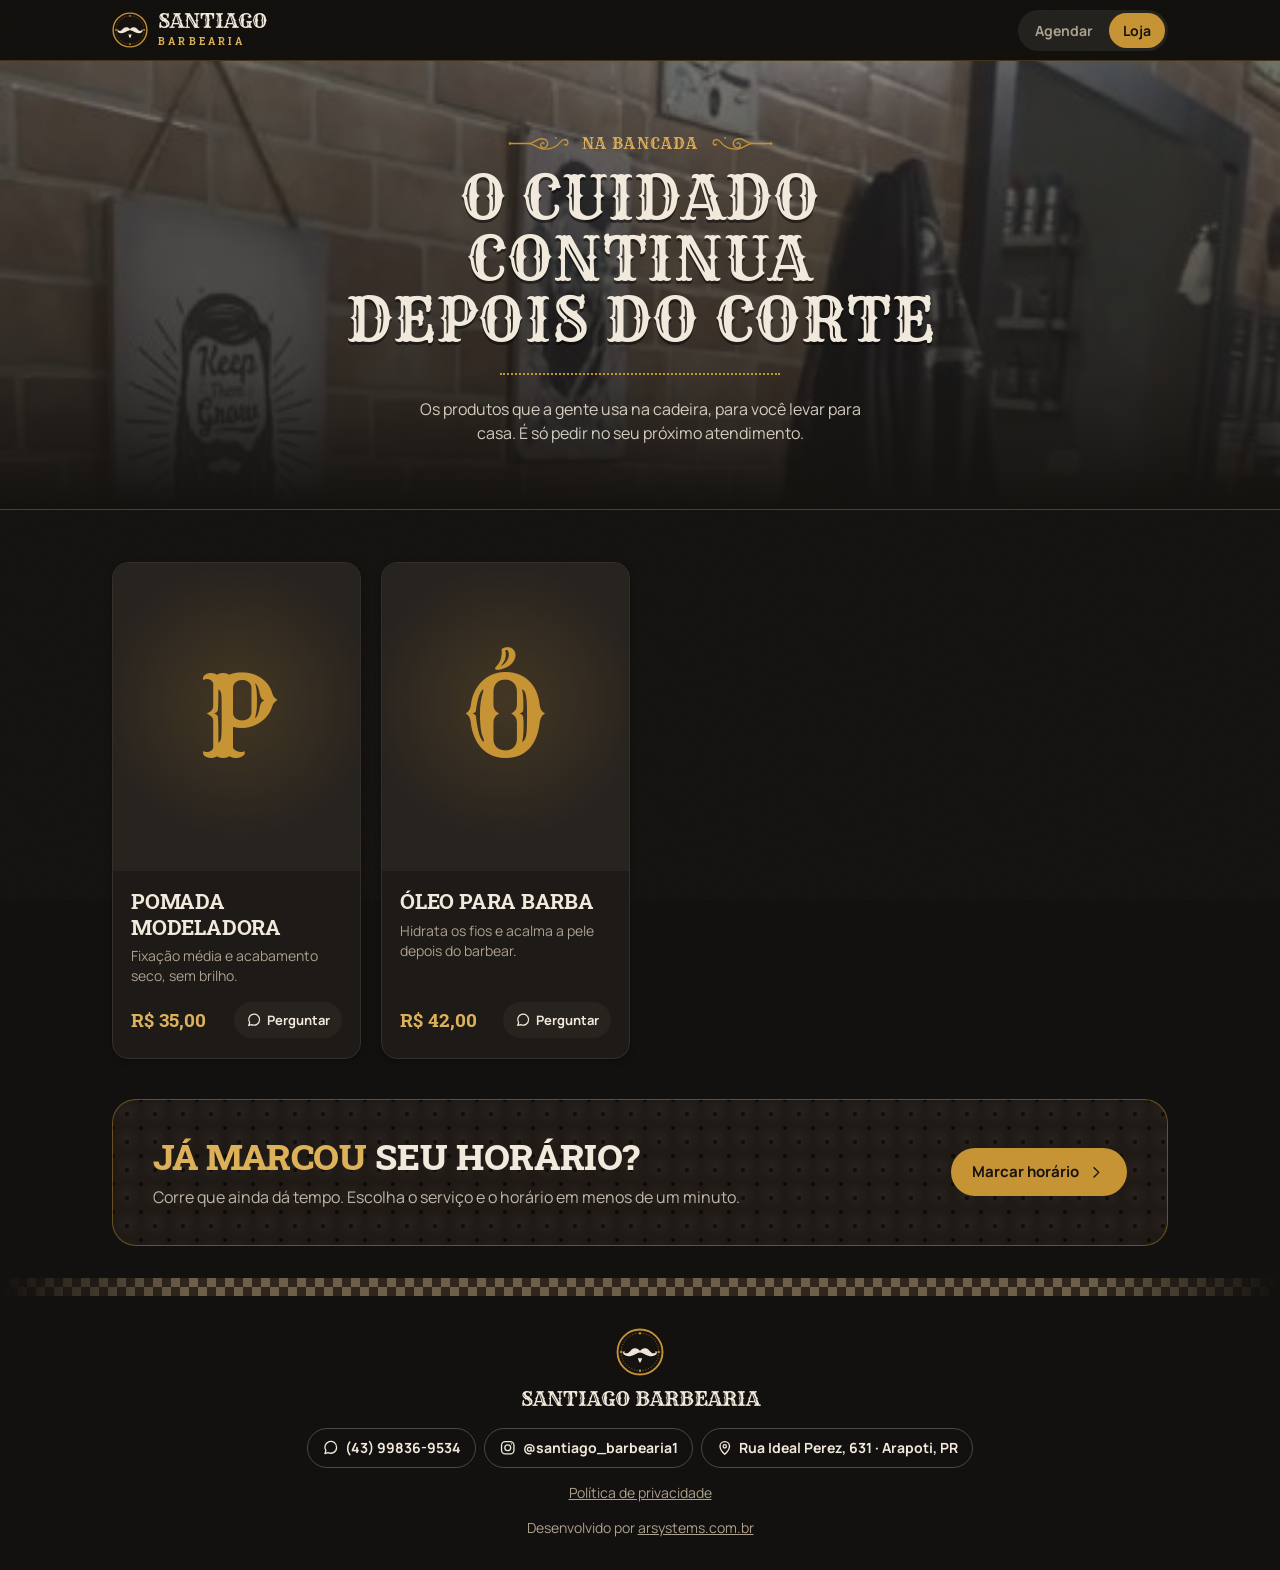
<file: web/loja.html>
<!doctype html>
<html lang="pt-BR">
<head>
  <meta charset="utf-8">
  <meta name="viewport" content="width=device-width, initial-scale=1, viewport-fit=cover">
  <meta name="theme-color" content="#13110f">
  <meta name="description" content="Produtos para cabelo e barba disponíveis na barbearia.">
  <title>Loja · Santiago Barbearia</title>
  <link rel="icon" href="/favicon.svg" type="image/svg+xml">
  <link rel="stylesheet" href="/tema.css">
  <link rel="stylesheet" href="/base.css">
  <link rel="stylesheet" href="/loja.css">
  <script type="module" src="/loja.js"></script>
</head>
<body data-pagina="Loja">
  <a class="pular" href="#produtos">Pular para os produtos</a>

  <header class="topo">
    <div class="topo__interno">
      <a class="marca" href="/agendar">
        <span class="marca__emblema" aria-hidden="true"></span>
        <span class="marca__texto">
          <span class="marca__nome" data-marca="nomeCurto">Santiago</span>
          <span class="marca__complemento" data-marca="complemento">Barbearia</span>
        </span>
      </a>
      <nav class="topo__nav" aria-label="Navegação principal">
        <a href="/agendar">Agendar</a>
        <a href="/loja" aria-current="page">Loja</a>
      </nav>
    </div>
  </header>

  <header class="loja__capa">
    <div class="loja__intro">
      <div class="arabescos"><span class="loja__selo letreiro">Na bancada</span></div>
      <h1 class="letreiro">O cuidado continua depois do corte</h1>
      <hr class="filete">
      <p>Os produtos que a gente usa na cadeira, para você levar para casa. É só pedir no seu próximo atendimento.</p>
    </div>
  </header>

  <main class="loja">

    <section id="produtos" class="produtos" aria-label="Produtos"></section>

    <section class="chamada capitone" aria-labelledby="t-chamada">
      <div>
        <h2 id="t-chamada"><span class="chamada__ouro">Já marcou</span> seu horário?</h2>
        <p>Corre que ainda dá tempo. Escolha o serviço e o horário em menos de um minuto.</p>
      </div>
      <a class="botao botao--destaque" href="/agendar#agendar">Marcar horário <span data-icone="seta"></span></a>
    </section>
  </main>

  <footer class="rodape">
    <div class="xadrez" aria-hidden="true"></div>
    <div class="rodape__marca">
      <span class="marca__emblema" aria-hidden="true"></span>
      <span class="rodape__nome" data-marca="nome">Santiago Barbearia</span>      
    </div>
    <div class="rodape__contatos">
      <a data-link="whatsapp" target="_blank" rel="noopener"><span data-icone="mensagem"></span><span data-texto></span></a>
      <a data-link="instagram" target="_blank" rel="noopener"><span data-icone="instagram"></span><span data-texto></span></a>
      <a class="link-mapa" data-link="mapa" target="_blank" rel="noopener"><span data-icone="local"></span><span data-texto></span></a>
    </div>
    <a class="rodape__legal" href="/privacidade">Política de privacidade</a>
    <p class="rodape__credito">Desenvolvido por <a href="https://www.instagram.com/joaogrocha_/" target="_blank" rel="noopener">arsystems.com.br</a></p>
  </footer>
</body>
</html>
</file>
<file: tema.css>
/* Identidade visual da barbearia. Para um novo cliente, troque as fontes, as cores
   e as imagens daqui (as imagens ficam na pasta /imagens). */
@import url("https://fonts.googleapis.com/css2?family=Rye&family=Roboto+Slab:wght@500;600;700;800&family=Manrope:wght@400;500;600;700;800&display=swap");

:root {
  color-scheme: dark;

  /* Letreiro do logo e chamadas grandes; títulos; texto corrido. */
  --fonte-letreiro: "Rye", "Roboto Slab", Georgia, serif;
  --fonte-titulo: "Roboto Slab", Georgia, "Times New Roman", serif;
  --fonte-texto: "Manrope", system-ui, -apple-system, "Segoe UI", sans-serif;

  /* Preto quente do couro, dourado mostarda do logo e o creme das letras. */
  --cor-fundo: #13110f;
  --cor-superficie: #1d1a17;
  --cor-superficie-2: #27231f;
  --cor-texto: #f1e9db;
  --cor-texto-suave: #ada18e;
  --cor-linha: #352f29;
  --cor-linha-forte: #51483e;

  --cor-destaque: #c69434;
  --cor-destaque-forte: #ddb15a;
  --cor-destaque-suave: #3a2d17;
  --cor-destaque-texto: #15120f;

  /* Ênfase: opções escolhidas e botões secundários fortes. */
  --cor-enfase: #efe6d6;
  --cor-enfase-2: #ffffff;
  --cor-enfase-texto: #15120f;

  /* Barras e faixas que ficam por cima do conteúdo (resumo, avisos, chamadas). */
  --cor-barra: #1f1a15;
  --cor-barra-texto: #f1e9db;

  --cor-perigo: #e98b74;
  --cor-perigo-suave: #3a211b;
  --cor-sucesso: #8dbb84;

  /* Cor de cada símbolo de serviço na agenda: dá para reconhecer o serviço só pela cor.
     Sem vermelho (é o alerta de conflito) e sem o dourado do destaque. */
  --cor-icone-tesoura: #f4c542;
  --cor-icone-barba: #3fd0c4;
  --cor-icone-sobrancelha: #c39bff;
  --cor-icone-navalha: #ff74a8;
  --cor-icone-pente: #8fdc6e;
  --cor-icone-gota: #69a7ff;
  --cor-icone-estrela: #ff9a3d;

  /* Gráficos dos relatórios, validados contra --cor-superficie (dataviz: faixa de luminosidade,
     daltonismo e contraste). Uma série usa --cor-grafico; a rosca usa as categorias nesta ordem
     fixa, sempre a mesma para cada profissional ou serviço, e o resto vira "Outros". */
  --cor-grafico: #b8862a;
  --cor-grafico-1: #3987e5;
  --cor-grafico-2: #d95926;
  --cor-grafico-3: #199e70;
  --cor-grafico-4: #c98500;
  --cor-grafico-5: #d55181;
  --cor-grafico-6: #008300;
  --cor-grafico-outros: #6e665b;

  /* Matiz das sombras, em RGB. */
  --sombra-rgb: 0 0 0;
  --sombra-forca: 4;

  /* Imagens do salão e ornamentos. */
  --imagem-capa: url("/imagens/capa.jpg");
  --imagem-loja: url("/imagens/loja.jpg");
  --imagem-emblema: url("/imagens/emblema.svg");
  --imagem-arabesco: url("/imagens/arabesco.svg");
  /* Piso quadriculado do salão. */
  --cor-xadrez-a: #b9a27b;
  --cor-xadrez-b: #4a3a28;
}

/* Impressão (PDF dos relatórios): papel branco, tinta escura e as mesmas cores em tons para fundo claro. */
@media print {
  :root {
    color-scheme: light;
    --cor-fundo: #ffffff;
    --cor-superficie: #ffffff;
    --cor-superficie-2: #f4f1ec;
    --cor-texto: #1b1714;
    --cor-texto-suave: #5c5349;
    --cor-linha: #e3ddd3;
    --cor-linha-forte: #c8bfb1;
    --cor-destaque: #9a6c12;
    --cor-destaque-forte: #7d560c;
    --cor-barra: #ffffff;
    --cor-barra-texto: #1b1714;
    --cor-perigo: #b3361f;
    --cor-sucesso: #2e7d32;
    --cor-grafico: #9a6c12;
    --cor-grafico-1: #2a78d6;
    --cor-grafico-2: #eb6834;
    --cor-grafico-3: #1baf7a;
    --cor-grafico-4: #eda100;
    --cor-grafico-5: #e87ba4;
    --cor-grafico-6: #008300;
    --cor-grafico-outros: #b3aa9d;
  }
}
</file>
<file: base.css>
/* Base comum às três páginas. As cores e fontes vêm de tema.css. */
:root {
  --raio-p: 10px;
  --raio-m: 16px;
  --raio-g: 24px;
  /* --sombra-forca (no tema) escurece as sombras em fundos escuros. */
  --sombra-1: 0 1px 2px rgb(var(--sombra-rgb) / calc(.06 * var(--sombra-forca, 1))), 0 2px 8px rgb(var(--sombra-rgb) / calc(.05 * var(--sombra-forca, 1)));
  --sombra-2: 0 2px 6px rgb(var(--sombra-rgb) / calc(.08 * var(--sombra-forca, 1))), 0 14px 34px rgb(var(--sombra-rgb) / calc(.12 * var(--sombra-forca, 1)));
  --mola: cubic-bezier(.22, 1, .36, 1);
  --largura: 1120px;
  --margem: clamp(16px, 4.5vw, 32px);
  --z-topo: 20;
  --z-barra: 30;
  --z-aviso: 50;
}

*, *::before, *::after { box-sizing: border-box; }

html {
  -webkit-text-size-adjust: 100%;
  scroll-behavior: smooth;
  scroll-padding-top: 76px;
}

body {
  margin: 0;
  min-height: 100dvh;
  background: var(--cor-fundo);
  color: var(--cor-texto);
  font-family: var(--fonte-texto);
  font-size: 16px;
  line-height: 1.5;
  -webkit-font-smoothing: antialiased;
  -webkit-tap-highlight-color: transparent;
}

/* Grão leve para o fundo não parecer chapado. */
body::before {
  content: "";
  position: fixed;
  inset: 0;
  z-index: -1;
  pointer-events: none;
  opacity: .5;
  background-image: url("data:image/svg+xml,%3Csvg xmlns='http://www.w3.org/2000/svg' width='160' height='160'%3E%3Cfilter id='n'%3E%3CfeTurbulence type='fractalNoise' baseFrequency='.85' numOctaves='2' stitchTiles='stitch'/%3E%3CfeColorMatrix values='0 0 0 0 .55 0 0 0 0 .48 0 0 0 0 .4 0 0 0 .07 0'/%3E%3C/filter%3E%3Crect width='100%25' height='100%25' filter='url(%23n)'/%3E%3C/svg%3E");
}

h1, h2, h3 {
  margin: 0;
  font-family: var(--fonte-titulo);
  font-weight: 700;
  line-height: 1.12;
  letter-spacing: -.01em;
  text-wrap: balance;
}

/* Letreiro: a fonte do logo, para nomes e chamadas grandes. */
.letreiro {
  font-family: var(--fonte-letreiro);
  font-weight: 400;
  letter-spacing: .01em;
  line-height: 1;
  text-transform: uppercase;
}

p { margin: 0; text-wrap: pretty; }
img { display: block; max-width: 100%; }
button, input, select, textarea { font: inherit; color: inherit; }
button { cursor: pointer; touch-action: manipulation; }
a { color: inherit; }
[hidden] { display: none !important; }

:focus-visible {
  outline: 3px solid var(--cor-destaque);
  outline-offset: 3px;
}

.numeros { font-variant-numeric: tabular-nums; }

.icone {
  width: 1.25em;
  height: 1.25em;
  flex: none;
  fill: none;
  stroke: currentColor;
  stroke-width: 1.8;
  stroke-linecap: round;
  stroke-linejoin: round;
}

.pular {
  position: absolute;
  top: 8px;
  left: 8px;
  z-index: 100;
  padding: 10px 14px;
  border-radius: var(--raio-p);
  background: var(--cor-enfase);
  color: var(--cor-enfase-texto);
  transform: translateY(-160%);
}
.pular:focus { transform: none; }

/* Cabeçalho */

.topo {
  position: sticky;
  top: 0;
  z-index: var(--z-topo);
  padding-top: env(safe-area-inset-top);
  border-bottom: 1px solid color-mix(in srgb, var(--cor-destaque) 28%, transparent);
  background: color-mix(in srgb, var(--cor-fundo) 84%, transparent);
  -webkit-backdrop-filter: saturate(1.4) blur(14px);
  backdrop-filter: saturate(1.4) blur(14px);
}

.topo__interno {
  display: flex;
  align-items: center;
  justify-content: space-between;
  gap: 12px;
  max-width: var(--largura);
  min-height: 60px;
  margin: auto;
  padding: 8px var(--margem);
}

.marca {
  display: flex;
  align-items: center;
  gap: 10px;
  min-width: 0;
  text-decoration: none;
}

.marca__emblema {
  flex: none;
  width: 36px;
  height: 36px;
  background: var(--imagem-emblema) center / contain no-repeat;
}

.marca__texto { display: grid; min-width: 0; }

.marca__nome {
  font-family: var(--fonte-letreiro);
  font-size: 20px;
  line-height: 1;
  text-transform: uppercase;
  white-space: nowrap;
}

.marca__complemento {
  margin-top: 3px;
  overflow: hidden;
  color: var(--cor-destaque-forte);
  font-family: var(--fonte-titulo);
  font-size: 10px;
  font-weight: 700;
  letter-spacing: .32em;
  text-overflow: ellipsis;
  text-transform: uppercase;
  white-space: nowrap;
}

.topo__nav {
  display: flex;
  flex: none;
  gap: 2px;
  padding: 3px;
  border-radius: 999px;
  background: color-mix(in srgb, var(--cor-texto) 8%, transparent);
}

.topo__nav a {
  padding: 7px 14px;
  border-radius: 999px;
  color: var(--cor-texto-suave);
  font-size: 14px;
  font-weight: 700;
  text-decoration: none;
  transition: background-color .2s, color .2s;
}

.topo__nav a[aria-current="page"] {
  background: var(--cor-destaque);
  color: var(--cor-destaque-texto);
}

/* Botões */

.botao {
  display: inline-flex;
  align-items: center;
  justify-content: center;
  gap: 8px;
  min-height: 48px;
  padding: 0 20px;
  border: 1px solid transparent;
  border-radius: 999px;
  background: var(--cor-superficie);
  color: var(--cor-texto);
  font-size: 15px;
  font-weight: 700;
  line-height: 1.1;
  text-align: center;
  text-decoration: none;
  transition: transform .18s var(--mola), background-color .2s, border-color .2s, color .2s, box-shadow .2s;
}

.botao:active { transform: scale(.97); }
.botao:disabled { opacity: .45; cursor: not-allowed; transform: none; }

.botao--destaque { background: var(--cor-destaque); color: var(--cor-destaque-texto); }
.botao--enfase { background: var(--cor-enfase); color: var(--cor-enfase-texto); }
.botao--contorno { border-color: var(--cor-linha-forte); background: transparent; }
.botao--perigo { border-color: color-mix(in srgb, var(--cor-perigo) 30%, transparent); background: var(--cor-perigo-suave); color: var(--cor-perigo); }
.botao--perigo[data-confirmando] { background: var(--cor-perigo); color: var(--cor-fundo); }
.botao--pequeno { min-height: 38px; padding: 0 14px; font-size: 14px; }
.botao--largo { width: 100%; }

@media (hover: hover) {
  .botao:hover:not(:disabled) { box-shadow: var(--sombra-1); }
  .botao--destaque:hover:not(:disabled) { background: var(--cor-destaque-forte); }
  .botao--enfase:hover:not(:disabled) { background: var(--cor-enfase-2); }
  .botao--contorno:hover:not(:disabled) { border-color: var(--cor-texto-suave); }
  .topo__nav a:not([aria-current="page"]):hover { color: var(--cor-texto); }
}

/* Campos */

.campo { display: grid; gap: 6px; min-width: 0; }
.campo__rotulo { color: var(--cor-texto); font-size: 14px; font-weight: 700; }
.campo__rotulo small { color: var(--cor-texto-suave); font-weight: 500; }

.entrada {
  width: 100%;
  min-width: 0;
  min-height: 48px;
  padding: 0 14px;
  border: 1px solid var(--cor-linha-forte);
  border-radius: var(--raio-p);
  background: var(--cor-superficie);
  font-size: 16px;
  transition: border-color .2s, box-shadow .2s;
}

textarea.entrada { min-height: 88px; padding: 12px 14px; resize: vertical; }
select.entrada {
  appearance: none;
  padding-right: 40px;
  background-image: url("data:image/svg+xml,%3Csvg xmlns='http://www.w3.org/2000/svg' viewBox='0 0 24 24' fill='none' stroke='%23a89a85' stroke-width='2' stroke-linecap='round'%3E%3Cpath d='M7 10l5 5 5-5'/%3E%3C/svg%3E");
  background-position: right 12px center;
  background-repeat: no-repeat;
  background-size: 20px;
}
input[type="file"].entrada { padding: 10px; font-size: 14px; }

.entrada:focus { border-color: var(--cor-destaque); outline: none; box-shadow: 0 0 0 4px color-mix(in srgb, var(--cor-destaque) 20%, transparent); }
.entrada[aria-invalid="true"] { border-color: var(--cor-perigo); }
.campo__erro { color: var(--cor-perigo); font-size: 13px; font-weight: 600; }
.campo__erro:empty { display: none; }

.alternador {
  display: flex;
  align-items: center;
  justify-content: space-between;
  gap: 16px;
  cursor: pointer;
  font-weight: 700;
}

.alternador input {
  position: relative;
  flex: none;
  width: 48px;
  height: 28px;
  margin: 0;
  border-radius: 999px;
  background: var(--cor-linha-forte);
  appearance: none;
  cursor: pointer;
  transition: background-color .25s;
}

.alternador input::after {
  content: "";
  position: absolute;
  top: 3px;
  left: 3px;
  width: 22px;
  height: 22px;
  border-radius: 50%;
  background: #fff;
  box-shadow: 0 1px 3px rgb(var(--sombra-rgb) / .3);
  transition: transform .3s var(--mola);
}

.alternador input:checked { background: var(--cor-destaque); }
.alternador input:checked::after { transform: translateX(20px); }

/* Chips: opções de escolha rápida */

.chips { display: flex; flex-wrap: wrap; gap: 8px; }

.chip {
  display: inline-flex;
  align-items: center;
  gap: 6px;
  min-height: 42px;
  padding: 0 16px;
  border: 1px solid var(--cor-linha-forte);
  border-radius: 999px;
  background: var(--cor-superficie);
  font-size: 15px;
  font-weight: 600;
  transition: transform .18s var(--mola), background-color .2s, border-color .2s, color .2s;
}

.chip:active { transform: scale(.96); }
.chip[aria-pressed="true"], .chip:has(input:checked) {
  border-color: var(--cor-enfase);
  background: var(--cor-enfase);
  color: var(--cor-enfase-texto);
}
.chip input { position: absolute; opacity: 0; pointer-events: none; }
.chip:has(input:focus-visible) { outline: 3px solid var(--cor-destaque); outline-offset: 2px; }

/* Aviso flutuante */

.aviso {
  position: fixed;
  left: 50%;
  bottom: calc(24px + env(safe-area-inset-bottom));
  z-index: var(--z-aviso);
  width: max-content;
  max-width: min(92vw, 420px);
  padding: 12px 18px;
  border: 1px solid var(--cor-linha-forte);
  border-radius: var(--raio-m);
  background: var(--cor-barra);
  color: var(--cor-barra-texto);
  box-shadow: var(--sombra-2);
  font-size: 15px;
  font-weight: 600;
  opacity: 0;
  pointer-events: none;
  transform: translate(-50%, 16px);
  transition: opacity .25s, transform .35s var(--mola);
}

.aviso[data-tipo="erro"] { border-color: var(--cor-perigo); background: var(--cor-perigo-suave); color: var(--cor-perigo); }
.aviso--visivel { opacity: 1; transform: translate(-50%, 0); }

/* Folha que sobe de baixo (no computador, vira janela central) */

.folha {
  width: 100%;
  max-width: 520px;
  max-height: 88dvh;
  margin: auto auto 0;
  padding: 0;
  border: 0;
  border-radius: var(--raio-g) var(--raio-g) 0 0;
  border-top: 2px solid var(--cor-destaque);
  background: var(--cor-superficie);
  color: var(--cor-texto);
  box-shadow: var(--sombra-2);
}

.folha[open] { animation: folha-entra .38s var(--mola); }
.folha::backdrop { background: rgb(0 0 0 / .6); animation: aparece .3s; }

.folha__conteudo { padding: 10px 22px calc(24px + env(safe-area-inset-bottom)); }
.folha__alca {
  width: 40px;
  height: 5px;
  margin: 0 auto 14px;
  border-radius: 999px;
  background: var(--cor-linha-forte);
}

@media (min-width: 700px) {
  .folha { margin: auto; border-radius: var(--raio-g); }
  .folha__alca { display: none; }
  .folha__conteudo { padding-top: 26px; }
}

@keyframes folha-entra { from { transform: translateY(40px); opacity: 0; } }
@keyframes aparece { from { opacity: 0; } }
@keyframes surge { from { opacity: 0; transform: translateY(8px); } }

/* Estado vazio */

.vazio {
  display: grid;
  justify-items: center;
  gap: 10px;
  padding: 32px 20px;
  border: 1px dashed var(--cor-linha-forte);
  border-radius: var(--raio-m);
  color: var(--cor-texto-suave);
  text-align: center;
}

.vazio .icone { width: 30px; height: 30px; color: var(--cor-destaque); }
.vazio strong { color: var(--cor-texto); font-size: 16px; }

/* Ornamentos da identidade: filete pontilhado, faixa do logo, arabescos,
   piso quadriculado e couro capitonê. */

.filete {
  width: min(100%, 280px);
  height: 0;
  border: 0;
  border-top: 2px dotted var(--cor-destaque);
}

.faixa {
  display: inline-block;
  padding: 4px 24px 3px;
  background: var(--cor-enfase);
  color: var(--cor-enfase-texto);
  clip-path: polygon(0 0, 100% 0, calc(100% - 10px) 50%, 100% 100%, 0 100%, 10px 50%);
  font-family: var(--fonte-letreiro);
  font-size: 13px;
  letter-spacing: .06em;
}

.arabescos {
  display: flex;
  align-items: center;
  justify-content: center;
  gap: 10px;
}

.arabescos::before, .arabescos::after {
  content: "";
  width: 64px;
  height: 20px;
  background: var(--imagem-arabesco) center / contain no-repeat;
}

.arabescos::before { transform: scaleX(-1); }

.xadrez {
  justify-self: stretch;
  height: 18px;
  background: repeating-conic-gradient(var(--cor-xadrez-a) 0 25%, var(--cor-xadrez-b) 0 50%) 0 0 / 18px 18px;
  opacity: .55;
  mask-image: linear-gradient(90deg, transparent, #000 15%, #000 85%, transparent);
}

.capitone {
  background-color: var(--cor-barra);
  background-image:
    radial-gradient(circle, rgb(0 0 0 / .55) 0 1.6px, transparent 2.6px),
    radial-gradient(circle, rgb(0 0 0 / .55) 0 1.6px, transparent 2.6px),
    radial-gradient(circle at 50% 40%, rgb(255 255 255 / .035), transparent 60%);
  background-position: 0 0, 14px 14px, 0 0;
  background-size: 28px 28px, 28px 28px, 28px 28px;
}

/* Rodapé público */

.rodape {
  display: grid;
  justify-items: center;
  gap: 14px;
  padding: 0 0 calc(32px + env(safe-area-inset-bottom));
  color: var(--cor-texto-suave);
  font-size: 14px;
  text-align: center;
}

.rodape__marca { display: grid; justify-items: center; gap: 8px; margin-top: 18px; padding: 0 var(--margem); }
.rodape__marca .marca__emblema { width: 48px; height: 48px; }
.rodape__nome { color: var(--cor-texto); font-family: var(--fonte-letreiro); font-size: 20px; text-transform: uppercase; }

/* Endereço que abre o Google Maps (capa e rodapé) */
.link-mapa {
  display: inline-flex;
  align-items: center;
  gap: 6px;
  min-height: 40px;
  padding: 0 14px;
  border: 1px solid var(--cor-linha-forte);
  border-radius: 999px;
  color: var(--cor-texto);
  font-weight: 700;
  text-decoration: none;
  transition: border-color .2s, color .2s;
}

@media (hover: hover) {
  .link-mapa:hover { color: var(--cor-destaque-forte); text-decoration-color: currentColor; }
}

.rodape__contatos { display: flex; flex-wrap: wrap; justify-content: center; gap: 8px; padding: 0 var(--margem); }
.rodape__contatos a {
  display: inline-flex;
  align-items: center;
  gap: 6px;
  min-height: 40px;
  padding: 0 14px;
  border: 1px solid var(--cor-linha-forte);
  border-radius: 999px;
  color: var(--cor-texto);
  font-weight: 700;
  text-decoration: none;
  transition: border-color .2s, color .2s;
}

@media (hover: hover) {
  .rodape__contatos a:hover { border-color: var(--cor-destaque); color: var(--cor-destaque-forte); }
}

@media (prefers-reduced-motion: reduce) {
  html { scroll-behavior: auto; }
  *, *::before, *::after {
    animation-duration: .01ms !important;
    transition-duration: .01ms !important;
  }
}

@media (max-width: 380px) {
  .marca__nome { font-size: 18px; }
  .marca__emblema { width: 32px; height: 32px; }
  .topo__nav a { padding: 7px 11px; }
}
</file>
<file: agendar.css>
/* Capa: foto do salão com o logo por cima */

.capa {
  position: relative;
  isolation: isolate;
  overflow: hidden;
  padding: 44px var(--margem) 64px;
  text-align: center;
}

.capa::before {
  content: "";
  position: absolute;
  inset: 0;
  z-index: -2;
  background: var(--imagem-capa) center 30% / cover no-repeat;
  filter: grayscale(.3) sepia(.25) brightness(.62);
  transform: scale(1.04);
}

.capa::after {
  content: "";
  position: absolute;
  inset: 0;
  z-index: -1;
  background:
    radial-gradient(90% 60% at 50% 35%, rgb(0 0 0 / .15), rgb(0 0 0 / .6)),
    linear-gradient(180deg, rgb(19 17 15 / .55), rgb(19 17 15 / .25) 40%, var(--cor-fundo) 98%);
}

.capa__interno {
  display: grid;
  justify-items: center;
  gap: 16px;
  max-width: 640px;
  margin: auto;
}

.capa__rasgado {
  position: absolute;
  right: 0;
  bottom: -1px;
  left: 0;
  width: 100%;
  height: 22px;
  fill: var(--cor-fundo);
}

/* A largura acompanha o nome, para as réguas e a faixa ficarem centradas com ele. */
.logo {
  display: grid;
  justify-items: center;
  min-width: min(100%, 300px);
  max-width: 100%;
  animation: surge .8s var(--mola) both;
}

.logo__emblema {
  width: 66px;
  height: 66px;
  background: var(--imagem-emblema) center / contain no-repeat;
  filter: drop-shadow(0 4px 12px rgb(0 0 0 / .5));
}

.logo .arabescos::before, .logo .arabescos::after { width: 76px; height: 24px; }

.logo__regua {
  width: 100%;
  height: 4px;
  margin: 10px 0;
  border: 0;
  border-top: 2px solid var(--cor-texto);
  border-bottom: 1px solid var(--cor-texto);
  opacity: .9;
}

.logo__nome {
  font-size: clamp(44px, 14.5vw, 92px);
  text-shadow: 0 3px 0 rgb(0 0 0 / .45);
}

.logo__complemento {
  margin-top: 4px;
  color: var(--cor-destaque-forte);
  font-size: clamp(20px, 6vw, 30px);
  letter-spacing: .08em;
}

.logo__selo { margin-top: -2px; }

.capa__slogan {
  margin-top: 18px;
  color: var(--cor-destaque-forte);
  font-size: clamp(30px, 9vw, 52px);
  line-height: 1.05;
  text-shadow: 0 2px 0 rgb(0 0 0 / .5);
  animation: surge .8s var(--mola) .15s both;
}

.capa__chamada {
  font-family: var(--fonte-titulo);
  font-size: 19px;
  font-weight: 700;
}

.capa__acao { margin-top: 4px; padding-inline: 26px; }

.capa__local { font-size: 14px; }

@keyframes capa-respira { to { transform: scale(1.12); } }

/* Fluxo */

.agendamento {
  max-width: var(--largura);
  margin: auto;
  padding: 8px var(--margem) 40px;
}

.etapa {
  padding: 32px 0 8px;
  scroll-margin-top: 72px;
}

.etapa + .etapa { border-top: 1px solid var(--cor-linha); }

.etapa__topo {
  display: flex;
  align-items: flex-start;
  gap: 14px;
  margin-bottom: 18px;
}

.etapa__topo h2 { font-size: clamp(21px, 5.8vw, 27px); font-weight: 800; text-transform: uppercase; }
.etapa__topo p { margin-top: 4px; color: var(--cor-texto-suave); font-size: 15px; }

.etapa__numero {
  display: grid;
  flex: none;
  place-items: center;
  width: 32px;
  height: 32px;
  margin-top: 1px;
  border-radius: 50%;
  background: var(--cor-destaque);
  color: var(--cor-destaque-texto);
  font-family: var(--fonte-titulo);
  font-size: 15px;
  font-weight: 800;
}

/* Serviços */

.servicos { display: grid; gap: 10px; }

.servico {
  display: grid;
  grid-template-columns: auto 1fr auto;
  grid-template-areas: "marca nome preco" "marca info preco";
  align-items: center;
  column-gap: 14px;
  min-height: 68px;
  padding: 12px 18px 12px 14px;
  border: 1px solid var(--cor-linha);
  border-radius: var(--raio-m);
  background: var(--cor-superficie);
  box-shadow: var(--sombra-1);
  text-align: left;
  transition: transform .18s var(--mola), border-color .2s, box-shadow .2s;
}

.servico:active { transform: scale(.985); }
.servico__marca {
  display: grid;
  grid-area: marca;
  place-items: center;
  width: 26px;
  height: 26px;
  border: 1.5px solid var(--cor-linha-forte);
  border-radius: 8px;
  color: transparent;
  transition: background-color .2s, border-color .2s, color .2s;
}
.servico__marca .icone { width: 18px; height: 18px; stroke-width: 2.4; }
.servico__nome { grid-area: nome; font-size: 17px; font-weight: 700; }
.servico__info { grid-area: info; color: var(--cor-texto-suave); font-size: 14px; }
.servico__preco { grid-area: preco; font-size: 17px; }

.servico[aria-pressed="true"] {
  border-color: var(--cor-destaque);
  box-shadow: 0 0 0 1px var(--cor-destaque), var(--sombra-1);
}
.servico[aria-pressed="true"] .servico__marca {
  border-color: var(--cor-destaque);
  background: var(--cor-destaque);
  color: var(--cor-destaque-texto);
}

/* Profissionais: cartões com foto. Com muitos barbeiros, a fileira rola para o lado. */

.profissionais {
  display: grid;
  grid-auto-columns: minmax(104px, 1fr);
  grid-auto-flow: column;
  gap: 8px;
  margin: 0 calc(var(--margem) * -1);
  padding: 4px var(--margem);
  overflow-x: auto;
  scroll-padding-inline: var(--margem);
  scroll-snap-type: x mandatory;
  scrollbar-width: none;
}
.profissionais::-webkit-scrollbar { display: none; }

.profissional {
  display: grid;
  justify-items: center;
  align-content: start;
  gap: 2px;
  min-width: 0;
  padding: 14px 8px 12px;
  border: 1px solid var(--cor-linha);
  border-radius: var(--raio-g);
  background: var(--cor-superficie);
  color: var(--cor-texto);
  text-align: center;
  scroll-snap-align: start;
  transition: border-color .2s, box-shadow .2s, transform .18s var(--mola);
  -webkit-tap-highlight-color: transparent;
}
.profissional:active { transform: scale(.97); }
.profissional[aria-pressed="true"] { border-color: var(--cor-enfase); box-shadow: 0 0 0 1px var(--cor-enfase), var(--sombra-1); }

.profissional__foto { position: relative; display: grid; place-items: center; height: 72px; margin-bottom: 8px; }
.profissional__nome { max-width: 100%; font-size: 15px; font-weight: 800; line-height: 1.2; text-wrap: balance; overflow-wrap: anywhere; }
.profissional__descricao { max-width: 100%; color: var(--cor-texto-suave); font-size: 12px; line-height: 1.3; }

.profissional__marca {
  position: absolute;
  right: -4px;
  bottom: -2px;
  display: grid;
  place-items: center;
  width: 24px;
  height: 24px;
  border: 2px solid var(--cor-superficie);
  border-radius: 50%;
  background: var(--cor-enfase);
  color: var(--cor-enfase-texto);
  opacity: 0;
  transform: scale(.5);
  transition: opacity .2s, transform .25s var(--mola);
}
.profissional__marca .icone { width: 14px; height: 14px; stroke-width: 3; }
.profissional[aria-pressed="true"] .profissional__marca { opacity: 1; transform: none; }

.retrato {
  display: grid;
  place-items: center;
  flex: none;
  width: 72px;
  height: 72px;
  border-radius: 50%;
  object-fit: cover;
  background: var(--cor-destaque-suave);
  box-shadow: 0 0 0 2px var(--cor-linha);
}
.retrato--inicial { color: var(--cor-destaque-forte); font-family: var(--fonte-titulo); font-size: 28px; font-weight: 700; }
.profissional[aria-pressed="true"] .retrato { box-shadow: 0 0 0 2px var(--cor-enfase); }

/* "Sem preferência": os retratos de todos, encavalados. */
.retratos { display: flex; }
.retratos .retrato { width: 52px; height: 52px; font-size: 20px; box-shadow: 0 0 0 3px var(--cor-superficie); }
.retratos .retrato + .retrato { margin-left: -18px; }
.profissional[aria-pressed="true"] .retratos .retrato { box-shadow: 0 0 0 3px var(--cor-superficie); }

/* Retrato pequeno ao lado do nome (resumo e confirmação). */
.retrato--mini {
  display: inline-grid;
  width: 24px;
  height: 24px;
  margin-right: 8px;
  font-size: 12px;
  vertical-align: middle;
  box-shadow: none;
}

/* Dias */

.dias {
  display: flex;
  gap: 8px;
  margin: 0 calc(var(--margem) * -1);
  padding: 4px var(--margem) 14px;
  overflow-x: auto;
  scroll-snap-type: x proximity;
  scroll-padding-inline: var(--margem);
  scrollbar-width: none;
  overscroll-behavior-x: contain;
}

.dias::-webkit-scrollbar { display: none; }

.dia {
  display: grid;
  flex: 0 0 66px;
  justify-items: center;
  gap: 2px;
  padding: 10px 4px;
  border: 1px solid var(--cor-linha);
  border-radius: var(--raio-m);
  background: var(--cor-superficie);
  scroll-snap-align: start;
  transition: transform .18s var(--mola), background-color .2s, border-color .2s, color .2s;
}

.dia:active:not(:disabled) { transform: scale(.95); }
.dia__semana { color: var(--cor-texto-suave); font-size: 12px; font-weight: 700; text-transform: capitalize; }
.dia__numero { font-family: var(--fonte-titulo); font-size: 24px; font-weight: 600; line-height: 1.1; }
.dia__mes { color: var(--cor-texto-suave); font-size: 11px; font-weight: 600; }

.dia[aria-pressed="true"] { border-color: var(--cor-enfase); background: var(--cor-enfase); color: var(--cor-enfase-texto); }
.dia[aria-pressed="true"] :is(.dia__semana, .dia__mes) { color: color-mix(in srgb, var(--cor-enfase-texto) 70%, transparent); }
.dia:disabled { background: transparent; opacity: .45; cursor: not-allowed; }

/* Horários */

.horarios { min-height: 96px; }
.horarios__dia { margin: 4px 0 2px; font-weight: 700; }
.horarios__grupo { margin-top: 14px; }
.horarios__grupo h3 {
  margin-bottom: 8px;
  color: var(--cor-texto-suave);
  font-family: var(--fonte-texto);
  font-size: 13px;
  font-weight: 700;
  letter-spacing: .02em;
}

.horarios__grade {
  display: grid;
  grid-template-columns: repeat(auto-fill, minmax(74px, 1fr));
  gap: 8px;
}

.horario {
  min-height: 46px;
  border: 1px solid var(--cor-linha);
  border-radius: var(--raio-p);
  background: var(--cor-superficie);
  font-size: 16px;
  font-weight: 700;
  animation: surge .35s var(--mola) both;
  animation-delay: var(--atraso, 0ms);
  transition: transform .18s var(--mola), background-color .2s, border-color .2s, color .2s;
}

.horario:active { transform: scale(.95); }
.horario[aria-pressed="true"] { border-color: var(--cor-destaque); background: var(--cor-destaque); color: var(--cor-destaque-texto); }

.horarios__aviso {
  padding: 16px;
  border-radius: var(--raio-m);
  background: var(--cor-superficie-2);
  color: var(--cor-texto-suave);
}

@media (hover: hover) {
  .servico:hover, .dia:hover:not(:disabled):not([aria-pressed="true"]),
  .horario:hover:not([aria-pressed="true"]),
  .profissional:hover:not([aria-pressed="true"]) { border-color: var(--cor-linha-forte); }
}

/* Dados do cliente */

.campos { display: grid; gap: 14px; }
.privacidade { margin-top: 14px; color: var(--cor-texto-suave); font-size: 13px; }

/* Resumo: barra fixa no celular, cartão lateral no computador */

.resumo {
  position: fixed;
  inset: auto 0 0;
  z-index: var(--z-barra);
  padding: 12px var(--margem) calc(12px + env(safe-area-inset-bottom));
  border-top: 1px solid color-mix(in srgb, var(--cor-destaque) 55%, transparent);
  border-radius: var(--raio-g) var(--raio-g) 0 0;
  color: var(--cor-barra-texto);
  box-shadow: 0 -10px 30px rgb(0 0 0 / .45);
}

.resumo__titulo, .resumo__lista { display: none; }

.resumo__barra { display: flex; align-items: center; justify-content: space-between; gap: 14px; }
.resumo__total { display: grid; min-width: 0; }
.resumo__total strong { font-size: 20px; line-height: 1.2; }
.resumo__total span { overflow: hidden; color: color-mix(in srgb, var(--cor-barra-texto) 70%, transparent); font-size: 13px; text-overflow: ellipsis; white-space: nowrap; }
.resumo__botao { flex: none; }
.resumo__botao--pendente { background: color-mix(in srgb, var(--cor-barra-texto) 14%, transparent); color: var(--cor-barra-texto); }
.resumo__erro { margin-top: 8px; color: #ffb9a6; font-size: 14px; font-weight: 600; }
.resumo__erro:empty { display: none; }

body:not(.concluido) { padding-bottom: calc(92px + env(safe-area-inset-bottom)); }

@media (min-width: 900px) {
  .agendamento {
    display: grid;
    grid-template-columns: minmax(0, 1fr) 340px;
    gap: 48px;
    align-items: start;
  }

  .resumo {
    position: sticky;
    inset: auto;
    top: 84px;
    margin-top: 32px;
    padding: 24px;
    border: 1px solid color-mix(in srgb, var(--cor-destaque) 45%, transparent);
    border-radius: var(--raio-g);
    box-shadow: var(--sombra-2);
  }

  .resumo__titulo { display: block; margin-bottom: 14px; color: var(--cor-destaque-forte); font-family: var(--fonte-letreiro); font-size: 24px; font-weight: 400; text-transform: uppercase; }
  .resumo__lista { display: block; margin: 0 0 18px; }
  .resumo__lista > div {
    display: flex;
    justify-content: space-between;
    gap: 16px;
    padding: 10px 0;
    border-bottom: 1px solid color-mix(in srgb, var(--cor-barra-texto) 14%, transparent);
    font-size: 14px;
  }
  .resumo__lista dt { color: color-mix(in srgb, var(--cor-barra-texto) 65%, transparent); }
  .resumo__lista dd { margin: 0; font-weight: 600; text-align: right; }
  .resumo__barra { flex-direction: column; align-items: stretch; }
  .resumo__total { grid-template-columns: 1fr auto; align-items: baseline; }
  .resumo__total strong { order: 2; font-size: 26px; }

  body:not(.concluido) { padding-bottom: 0; }
  .dias { margin: 0; padding-inline: 0; scroll-padding-inline: 0; }
  .campos { grid-template-columns: 1fr 1fr; }
}

/* Confirmação */

.confirmado {
  display: grid;
  justify-items: center;
  gap: 14px;
  max-width: 520px;
  margin: 24px auto 48px;
  padding: 36px var(--margem) 8px;
  text-align: center;
  outline: none;
  animation: surge .5s var(--mola);
}

.confirmado h2 { font-family: var(--fonte-letreiro); font-size: clamp(30px, 9vw, 42px); font-weight: 400; text-transform: uppercase; }
.confirmado__texto { max-width: 34ch; color: var(--cor-texto-suave); font-size: 17px; }

.confirmado__selo {
  display: grid;
  place-items: center;
  width: 72px;
  height: 72px;
  border-radius: 50%;
  background: var(--cor-sucesso);
  color: var(--cor-fundo);
  animation: selo .6s var(--mola) .1s both;
}
.confirmado__selo .icone { width: 36px; height: 36px; stroke-width: 2.4; }

.confirmado__detalhes {
  width: 100%;
  margin: 8px 0;
  padding: 6px 18px;
  border-radius: var(--raio-m);
  background: var(--cor-superficie);
  box-shadow: var(--sombra-1);
  text-align: left;
}
.confirmado__detalhes > div { display: flex; justify-content: space-between; gap: 16px; padding: 12px 0; font-size: 15px; }
.confirmado__detalhes > div + div { border-top: 1px solid var(--cor-linha); }
.confirmado__detalhes dt { color: var(--cor-texto-suave); }
.confirmado__detalhes dd { margin: 0; font-weight: 600; text-align: right; }
.confirmado__acoes { display: grid; gap: 10px; width: 100%; }

@keyframes selo { from { transform: scale(.4); opacity: 0; } }

@media (min-width: 700px) {
  .capa { padding-top: 64px; padding-bottom: 88px; }
}

@media (max-width: 899px) {
  .aviso { bottom: calc(104px + env(safe-area-inset-bottom)); }
}

.concluido .capa { display: none; }
</file>
<file: barbeiros.css>
body { padding-bottom: calc(76px + env(safe-area-inset-bottom)); }

.painel {
  max-width: var(--largura);
  margin: auto;
  padding: 20px var(--margem) 32px;
}

.secao { display: grid; grid-template-columns: minmax(0, 1fr); gap: 16px; animation: surge .35s var(--mola); }

.secao__topo { display: grid; gap: 8px; }
.secao__topo h1 { font-family: var(--fonte-letreiro); font-size: clamp(30px, 8.5vw, 42px); font-weight: 400; letter-spacing: .01em; text-transform: uppercase; }
.secao__topo p { color: var(--cor-texto-suave); }

.cartao {
  padding: 18px;
  border: 1px solid var(--cor-linha);
  border-radius: var(--raio-g);
  background: var(--cor-superficie);
  box-shadow: var(--sombra-1);
}

.cartao__titulo { margin-bottom: 4px; font-size: 20px; font-weight: 800; text-transform: uppercase; }
.cartao__texto { margin-bottom: 14px; color: var(--cor-texto-suave); font-size: 15px; }

/* Cartão que recolhe: o cabeçalho inteiro é o alvo de toque */
.cartao--recolhivel { padding: 0; }

.cartao__cabeca {
  display: flex;
  align-items: center;
  justify-content: space-between;
  gap: 12px;
  min-height: 44px;
  padding: 16px 18px;
  border-radius: inherit;
  list-style: none;
  cursor: pointer;
  -webkit-tap-highlight-color: transparent;
  user-select: none;
}

.cartao__cabeca::-webkit-details-marker { display: none; }
.cartao__cabeca .cartao__titulo { margin: 0; }
.cartao__seta { color: var(--cor-texto-suave); transition: transform .25s var(--mola), color .2s; }
.cartao--recolhivel[open] .cartao__seta { transform: rotate(90deg); }
.cartao__corpo { padding: 0 18px 18px; animation: surge .3s var(--mola); }
.cartao__corpo > .cartao__texto:first-child { margin-top: -10px; }

@media (hover: hover) {
  .cartao__cabeca:hover .cartao__seta { color: var(--cor-destaque); }
}

.nota { color: var(--cor-texto-suave); font-size: 14px; }

.chips--rolagem {
  flex-wrap: nowrap;
  margin: 0 calc(var(--margem) * -1);
  padding: 2px var(--margem);
  overflow-x: auto;
  scrollbar-width: none;
}
.chips--rolagem::-webkit-scrollbar { display: none; }
.chips--rolagem .chip { flex: none; }

.botao-icone {
  display: grid;
  place-items: center;
  width: 44px;
  height: 44px;
  border: 0;
  border-radius: 50%;
  background: var(--cor-superficie-2);
  transition: transform .18s var(--mola), background-color .2s;
}
.botao-icone:active { transform: scale(.92); }

/* Abas: embaixo no celular, no topo no computador */

.abas {
  position: fixed;
  inset: auto 0 0;
  z-index: var(--z-barra);
  display: grid;
  grid-template-columns: repeat(5, minmax(0, 1fr));
  padding: 6px 6px calc(6px + env(safe-area-inset-bottom));
  border-top: 1px solid color-mix(in srgb, var(--cor-destaque) 35%, transparent);
  background: color-mix(in srgb, var(--cor-superficie) 92%, transparent);
  -webkit-backdrop-filter: saturate(1.4) blur(14px);
  backdrop-filter: saturate(1.4) blur(14px);
}

.aba {
  display: grid;
  justify-items: center;
  gap: 3px;
  padding: 4px 0;
  color: var(--cor-texto-suave);
  font-size: 12px;
  font-weight: 700;
  text-decoration: none;
  transition: color .2s;
}

.aba .icone {
  width: 52px;
  height: 30px;
  padding: 4px 0;
  border-radius: 999px;
  transition: background-color .25s, transform .25s var(--mola);
}

.aba[aria-current="page"] { color: var(--cor-texto); }
.aba[aria-current="page"] .icone { background: var(--cor-destaque-suave); color: var(--cor-destaque-forte); }
.aba:active .icone { transform: scale(.9); }

@media (min-width: 900px) {
  body { padding-bottom: 0; }

  .abas {
    position: sticky;
    top: calc(61px + env(safe-area-inset-top));
    z-index: calc(var(--z-topo) - 1);
    display: flex;
    justify-content: center;
    gap: 6px;
    padding: 8px var(--margem);
    border-top: 0;
    border-bottom: 1px solid var(--cor-linha);
    background: color-mix(in srgb, var(--cor-fundo) 88%, transparent);
  }

  .aba {
    display: flex;
    align-items: center;
    gap: 6px;
    padding: 8px 16px;
    border-radius: 999px;
    font-size: 14px;
  }
  .aba .icone { width: 20px; height: 20px; padding: 0; background: none !important; }
  .aba[aria-current="page"] { background: var(--cor-destaque); color: var(--cor-destaque-texto); }
}

/* Agenda: mini calendário e controles na lateral, semana em colunas ocupando o resto */

[data-profissional] { --cor-prof: var(--cor-enfase); }
[data-profissional="1"] { --cor-prof: var(--cor-destaque); }
[data-profissional="2"] { --cor-prof: var(--cor-sucesso); }
[data-profissional="3"] { --cor-prof: var(--cor-perigo); }

.chip__cor { width: 10px; height: 10px; border-radius: 50%; background: var(--cor-prof); }

/* Faixa de opções em cima e o quadro ocupando o resto. No celular a legenda vai para baixo do quadro;
   no computador, fica numa coluna estreita à esquerda dele. */
.agenda { display: grid; grid-template-columns: minmax(0, 1fr); gap: 12px; }
.agenda__titulo {
  position: absolute;
  width: 1px;
  height: 1px;
  overflow: hidden;
  clip-path: inset(50%);
  white-space: nowrap;
}
.agenda__faixa { order: 1; }
.dias { order: 2; }
.quadro { order: 3; }
.legenda { order: 4; }

.agenda__faixa {
  position: relative;
  z-index: 5;
  display: flex;
  flex-wrap: wrap;
  align-items: center;
  gap: 8px;
}

/* Painel que abre por cima do quadro (calendário e lista da semana) */

.suspenso {
  position: absolute;
  top: calc(100% + 6px);
  z-index: 1;
  padding: 12px;
  border: 1px solid var(--cor-linha);
  border-radius: var(--raio-m);
  background: var(--cor-superficie);
  box-shadow: var(--sombra-2);
  animation: surge .25s var(--mola);
}

.suspenso__seta { width: 16px; height: 16px; flex: none; transform: rotate(90deg); transition: transform .25s var(--mola); }
[aria-expanded="true"] > .suspenso__seta { transform: rotate(-90deg); }

/* Mini calendário: a barra do mês fica sempre à mostra; aberto, mostra o mês com uma semana por linha. */

.mini-calendario { position: relative; display: flex; flex: 1 1 100%; align-items: center; gap: 6px; }
.mini-calendario__navegacao { display: flex; gap: 6px; margin-left: auto; }
.mini-calendario__painel { left: 0; width: min(320px, 100%); }

.mini-calendario__mes {
  display: inline-flex;
  align-items: center;
  gap: 6px;
  min-height: 44px;
  padding: 0 10px 0 8px;
  border: 0;
  border-radius: 999px;
  background: none;
  font-family: var(--fonte-titulo);
  font-size: 18px;
  font-weight: 800;
  white-space: nowrap;
  transition: background-color .2s;
}

.mini-calendario__mes[aria-expanded="true"] { background: var(--cor-superficie-2); }

.mini-calendario__cabeca, .mini-calendario__semana { display: grid; grid-template-columns: repeat(7, minmax(0, 1fr)); }
.mini-calendario__cabeca span { padding: 4px 0; color: var(--cor-texto-suave); font-size: 12px; font-weight: 700; text-align: center; }
.mini-calendario__semanas { display: grid; gap: 2px; }

.mini-calendario__semana {
  align-items: center;
  width: 100%;
  min-height: 40px;
  padding: 0;
  border: 0;
  border-radius: 999px;
  background: none;
  transition: background-color .2s, transform .18s var(--mola);
}

button.mini-calendario__semana:active { transform: scale(.97); }
.mini-calendario__semana[aria-pressed="true"] { background: var(--cor-enfase); color: var(--cor-enfase-texto); }

.mini-calendario__dia {
  position: relative;
  display: grid;
  place-items: center;
  justify-self: center;
  width: 32px;
  height: 32px;
  border-radius: 50%;
  font-size: 14px;
  font-weight: 700;
  font-variant-numeric: tabular-nums;
}

/* No celular cada dia é um botão. */
button.mini-calendario__dia {
  width: 40px;
  height: 40px;
  padding: 0;
  border: 0;
  background: none;
  color: inherit;
  transition: background-color .2s, transform .18s var(--mola);
}
button.mini-calendario__dia:active { transform: scale(.92); }
.mini-calendario__dia[aria-pressed="true"] { background: var(--cor-enfase); color: var(--cor-enfase-texto); opacity: 1; }

.mini-calendario__dia--fora { opacity: .35; }
.mini-calendario__dia--hoje { box-shadow: inset 0 0 0 2px var(--cor-destaque); }
.mini-calendario__dia--conflito::after {
  content: "";
  position: absolute;
  bottom: 2px;
  width: 5px;
  height: 5px;
  border-radius: 50%;
  background: var(--cor-perigo);
}

/* Filtro de profissional: trilho com um cursor que desliza até a opção escolhida. */

.seletor {
  --opcoes: 3;
  --escolhida: 0;
  position: relative;
  display: grid;
  grid-template-columns: repeat(var(--opcoes), minmax(0, 1fr));
  flex: 1 1 0;
  min-width: 0;
  padding: 3px;
  border: 1px solid var(--cor-linha);
  border-radius: 999px;
  background: var(--cor-superficie-2);
  touch-action: pan-y;
  user-select: none;
  -webkit-tap-highlight-color: transparent;
}

.seletor__cursor {
  position: absolute;
  inset-block: 3px;
  left: 3px;
  width: calc((100% - 6px) / var(--opcoes));
  border-radius: 999px;
  background: var(--cor-enfase);
  box-shadow: var(--sombra-1);
  transform: translateX(calc(100% * var(--escolhida)));
  transition: transform .3s var(--mola);
}

.seletor__opcao {
  position: relative;
  display: flex;
  align-items: center;
  justify-content: center;
  gap: 6px;
  min-width: 0;
  min-height: 38px;
  padding: 0 8px;
  border: 0;
  border-radius: 999px;
  background: none;
  color: var(--cor-texto-suave);
  font-size: 14px;
  font-weight: 700;
  transition: color .2s;
}

.seletor__opcao[aria-checked="true"] { color: var(--cor-enfase-texto); }
.seletor__opcao .chip__cor { flex: none; }
/* A cor do profissional pode ser a mesma do cursor: o contorno mantém a bolinha à vista. */
.seletor__opcao[aria-checked="true"] .chip__cor { box-shadow: 0 0 0 1.5px var(--cor-enfase-texto); }
.seletor__nome { min-width: 0; overflow: hidden; text-overflow: ellipsis; white-space: nowrap; }

/* Atendimentos da semana: botão com o total; aberto, a lista por dia. */

.resumo-semana { flex: none; }

.resumo-semana__botao {
  display: inline-flex;
  align-items: center;
  gap: 6px;
  min-height: 44px;
  padding: 0 12px;
  border: 1px solid var(--cor-linha);
  border-radius: 999px;
  background: var(--cor-superficie);
  font-size: 14px;
  font-weight: 600;
  white-space: nowrap;
  transition: background-color .2s, border-color .2s;
}

.resumo-semana__botao[aria-expanded="true"] { border-color: var(--cor-linha-forte); background: var(--cor-superficie-2); }
.resumo-semana__botao strong { font-weight: 800; }
.resumo-semana__botao > .icone:not(.suspenso__seta) { width: 18px; height: 18px; }
.resumo-semana__lista { color: var(--cor-texto-suave); }
.resumo-semana__botao .icone--alerta { color: var(--cor-perigo); }
.resumo-semana__valor { color: var(--cor-texto-suave); }

.resumo-semana__painel {
  right: 0;
  width: min(400px, 100%);
  max-height: min(560px, calc(100dvh - 220px));
  overflow-y: auto;
  overscroll-behavior: contain;
  padding-block: 8px;
}

.lista-semana__total { padding: 6px 4px 8px; color: var(--cor-texto-suave); font-size: 14px; font-weight: 700; }
.lista-semana__total span { color: var(--cor-perigo); }
.lista-semana__vazia { padding: 4px 4px 8px; color: var(--cor-texto-suave); font-size: 14px; }

.lista-semana__dia { padding-top: 6px; border-top: 1px solid var(--cor-linha); }
.lista-semana__dia ul { display: grid; gap: 2px; margin: 0 0 6px; padding: 0; list-style: none; }

.lista-semana__data {
  display: flex;
  justify-content: space-between;
  gap: 12px;
  padding: 4px 4px 6px;
  font-family: var(--fonte-texto);
  font-size: 13px;
  font-weight: 800;
  text-transform: uppercase;
}
.lista-semana__data span { color: var(--cor-texto-suave); font-weight: 700; text-transform: none; }

.lista-semana__item {
  display: flex;
  align-items: center;
  gap: 10px;
  width: 100%;
  min-height: 48px;
  padding: 6px 8px 6px 10px;
  border: 0;
  border-left: 3px solid var(--cor-prof);
  border-radius: var(--raio-p);
  background: none;
  text-align: left;
  transition: background-color .2s;
}

.lista-semana__item--conflito { --cor-prof: var(--cor-perigo); }
.lista-semana__hora { flex: none; width: 44px; font-size: 14px; font-weight: 800; }
.lista-semana__texto { display: grid; flex: 1; min-width: 0; }
.lista-semana__texto > * { overflow: hidden; text-overflow: ellipsis; white-space: nowrap; }
.lista-semana__texto strong { font-size: 15px; }
.lista-semana__texto span { color: var(--cor-texto-suave); font-size: 13px; }
.lista-semana__simbolos { display: flex; flex: none; gap: 4px; color: var(--cor-texto-suave); }
.lista-semana__simbolos .icone { width: 16px; height: 16px; }
.lista-semana__simbolos .icone--alerta { color: var(--cor-perigo); }

/* Celular: faixa com os dias da semana, em cima do quadro do dia. */

.dias { display: grid; grid-template-columns: repeat(7, minmax(0, 1fr)); gap: 2px; margin-top: -4px; }

.dias__dia {
  display: grid;
  justify-items: center;
  align-content: start;
  gap: 1px;
  min-width: 0;
  min-height: 60px;
  padding: 5px 0 3px;
  border: 0;
  border-radius: var(--raio-m);
  background: none;
  color: var(--cor-texto);
  transition: background-color .2s, transform .18s var(--mola);
  -webkit-tap-highlight-color: transparent;
}

.dias__dia:active { transform: scale(.94); }
.dias__semana { color: var(--cor-texto-suave); font-size: 11px; font-weight: 700; text-transform: uppercase; }
.dias__numero { display: grid; place-items: center; width: 28px; height: 28px; border-radius: 50%; font-size: 16px; font-weight: 800; }
.dias__quantos { display: inline-flex; align-items: center; gap: 3px; min-height: 14px; color: var(--cor-texto-suave); font-size: 11px; font-weight: 700; }
.dias__dia--hoje .dias__semana { color: var(--cor-destaque-forte); }
.dias__dia--hoje .dias__numero { background: var(--cor-destaque); color: var(--cor-destaque-texto); }
.dias__dia--fechado .dias__numero { color: var(--cor-texto-suave); font-weight: 600; }
.dias__dia--conflito .dias__quantos::after { content: ""; width: 5px; height: 5px; border-radius: 50%; background: var(--cor-perigo); }
.dias__dia[aria-pressed="true"] { background: var(--cor-enfase); color: var(--cor-enfase-texto); }
.dias__dia[aria-pressed="true"] :is(.dias__semana, .dias__quantos, .dias__numero) { color: inherit; }
/* Sobre o creme, o contorno mantém o ponto de conflito à vista. */
.dias__dia[aria-pressed="true"] .dias__quantos::after { box-shadow: 0 0 0 1.5px var(--cor-enfase-texto); }

/* Quadro: cabe inteiro na tela. A escala (--px-min) é calculada no barbeiros.js. */

.quadro {
  --px-min: 1px;
  --coluna-horas: 40px;
  margin: 0 calc(var(--margem) * -1);
  overflow: hidden;
  border-block: 1px solid var(--cor-linha);
  background: var(--cor-superficie);
}

.quadro__grade { display: grid; }
/* Ao trocar de dia ou de semana, o quadro entra pelo lado para onde se andou. */
.quadro__grade--avanca { animation: quadro-avanca .28s var(--mola); }
.quadro__grade--volta { animation: quadro-volta .28s var(--mola); }
@keyframes quadro-avanca { from { opacity: 0; transform: translateX(24px); } }
@keyframes quadro-volta { from { opacity: 0; transform: translateX(-24px); } }

.quadro__canto, .quadro__dia { border-bottom: 1px solid var(--cor-linha); }

.quadro__dia {
  display: grid;
  justify-items: center;
  align-content: start;
  min-width: 0;
  padding: 6px 2px;
  border-left: 1px solid var(--cor-linha);
  text-align: center;
}

.quadro__semana { color: var(--cor-texto-suave); font-size: 11px; font-weight: 700; text-transform: uppercase; }
.quadro__numero { display: grid; place-items: center; min-width: 30px; height: 30px; border-radius: 50%; font-size: 16px; font-weight: 800; }
.quadro__dia--hoje .quadro__semana { color: var(--cor-destaque-forte); }
.quadro__dia--hoje .quadro__numero { background: var(--cor-destaque); color: var(--cor-destaque-texto); }
.quadro__dia--fechado { padding-inline: 6px; color: var(--cor-texto-suave); }
.quadro__dia--fechado .quadro__numero { min-width: 0; }
.quadro__total { max-width: 100%; min-height: 15px; overflow: hidden; color: var(--cor-texto-suave); font-size: 11px; font-weight: 700; text-overflow: ellipsis; white-space: nowrap; }

/* Visão do dia: o cabeçalho de cada coluna é o profissional. */
.quadro__dia--profissional { gap: 2px; padding-block: 8px 6px; }
.quadro__profissional {
  display: inline-flex;
  align-items: center;
  gap: 6px;
  max-width: 100%;
  overflow: hidden;
  font-size: 15px;
  font-weight: 800;
  white-space: nowrap;
}
.quadro__profissional .chip__cor { flex: none; }
.quadro__dia--profissional .quadro__total { font-size: 12px; }

.quadro__horas { position: relative; height: calc(var(--minutos) * var(--px-min)); }

.quadro__horas span {
  position: absolute;
  top: calc(var(--inicio) * var(--px-min) + 2px);
  right: 6px;
  color: var(--cor-texto-suave);
  font-size: 10px;
  font-weight: 600;
}

.quadro__coluna {
  position: relative;
  min-width: 0;
  height: calc(var(--minutos) * var(--px-min));
  border-left: 1px solid var(--cor-linha);
  background-image:
    linear-gradient(var(--cor-linha) 1px, transparent 1px),
    linear-gradient(color-mix(in srgb, var(--cor-linha) 45%, transparent) 1px, transparent 1px);
  background-size: 100% calc(60 * var(--px-min)), 100% calc(30 * var(--px-min));
  cursor: pointer;
}

.quadro__coluna--passado { background-color: color-mix(in srgb, var(--cor-fundo) 45%, transparent); cursor: default; }

.quadro__fechado {
  position: absolute;
  inset-inline: 0;
  top: calc(var(--inicio) * var(--px-min));
  height: calc(var(--duracao) * var(--px-min));
  display: grid;
  place-items: start center;
  padding-top: 5px;
  overflow: hidden;
  background: repeating-linear-gradient(135deg,
    color-mix(in srgb, var(--cor-fundo) 75%, transparent) 0 6px,
    color-mix(in srgb, var(--cor-texto) 6%, var(--cor-fundo)) 6px 7px);
  cursor: default;
}

.quadro__fechado span {
  max-width: calc(100% - 6px);
  overflow: hidden;
  padding: 2px 5px;
  border-radius: 999px;
  background: var(--cor-superficie);
  color: var(--cor-texto-suave);
  font-size: 10px;
  font-weight: 700;
  text-overflow: ellipsis;
  text-transform: uppercase;
  white-space: nowrap;
}

/* Dia fechado é uma coluna estreita: o motivo fica na vertical. */
.quadro__coluna--fechada .quadro__fechado span { max-width: none; max-height: calc(100% - 10px); padding: 5px 2px; writing-mode: vertical-rl; }

.quadro__agora {
  position: absolute;
  inset-inline: 0;
  top: calc(var(--inicio) * var(--px-min));
  z-index: 2;
  height: 2px;
  background: var(--cor-perigo);
  pointer-events: none;
}

.quadro__agora::before {
  content: "";
  position: absolute;
  top: -4px;
  left: -5px;
  width: 10px;
  height: 10px;
  border-radius: 50%;
  background: var(--cor-perigo);
}

.quadro__fantasma {
  position: absolute;
  inset-inline: 3px;
  top: calc(var(--inicio) * var(--px-min));
  height: calc(var(--duracao) * var(--px-min));
  display: flex;
  align-items: center;
  padding-left: 6px;
  border: 1.5px dashed var(--cor-destaque);
  border-radius: 6px;
  color: var(--cor-destaque-forte);
  font-size: 12px;
  font-weight: 700;
  pointer-events: none;
}

/* Atendimento no quadro: nome, símbolos e horário. Blocos baixos (--curto, --mini) mostram menos. */

.bloco {
  position: absolute;
  top: calc(var(--inicio) * var(--px-min) + 1px);
  left: calc(var(--faixa) * (100% - 4px) / var(--faixas) + 2px);
  z-index: 1;
  display: flex;
  flex-direction: column;
  gap: 1px;
  width: calc((100% - 4px) / var(--faixas) - 2px);
  height: calc(var(--duracao) * var(--px-min) - 2px);
  padding: 3px 4px 3px 5px;
  overflow: hidden;
  border: 0;
  border-left: 3px solid var(--cor-prof);
  border-radius: 6px;
  background: color-mix(in srgb, var(--cor-prof) 24%, var(--cor-superficie-2));
  color: var(--cor-texto);
  line-height: 1.2;
  text-align: left;
  box-shadow: var(--sombra-1);
  transition: transform .18s var(--mola), box-shadow .2s;
}

.bloco:active { transform: scale(.97); }
.bloco--curto { padding-block: 2px; }
.bloco--curto .bloco__hora, .bloco--mini .bloco__hora { display: none; }
.bloco--mini { justify-content: center; padding-block: 0; }
.bloco--mini .bloco__linha { flex-wrap: nowrap; }
.bloco--mini .bloco__nome { font-size: 11px; line-height: 1.1; }
.bloco--mini .bloco__simbolos .icone { width: 11px; height: 11px; }
.bloco--passado { opacity: .55; }
.bloco--conflito {
  --cor-prof: var(--cor-perigo);
  background: color-mix(in srgb, var(--cor-perigo-suave) 70%, var(--cor-superficie-2));
  box-shadow: inset 0 0 0 1px var(--cor-perigo);
}

/* Sem espaço para nome e símbolos lado a lado, os símbolos descem para a linha de baixo. */
.bloco__linha { display: flex; flex-wrap: wrap; align-items: center; gap: 1px 4px; min-width: 0; }
.bloco__nome { max-width: 100%; min-width: 0; overflow: hidden; font-size: 12px; font-weight: 800; text-overflow: ellipsis; white-space: nowrap; }
.bloco__simbolos { display: flex; flex: none; gap: 2px; color: color-mix(in srgb, var(--cor-texto) 80%, transparent); }
.bloco__simbolos .icone { width: 13px; height: 13px; stroke-width: 2; }
.bloco__simbolos .icone--alerta { color: var(--cor-perigo); }
.bloco__hora { overflow: hidden; color: var(--cor-texto-suave); font-size: 11px; font-weight: 600; text-overflow: ellipsis; white-space: nowrap; }

/* Símbolos de serviço: cada um com a sua cor (tokens --cor-icone-* no tema.css). O modificador
   pode ficar no próprio ícone ou num elemento em volta dele. */
.icone-servico--tesoura { --cor-icone-servico: var(--cor-icone-tesoura); }
.icone-servico--barba { --cor-icone-servico: var(--cor-icone-barba); }
.icone-servico--sobrancelha { --cor-icone-servico: var(--cor-icone-sobrancelha); }
.icone-servico--navalha { --cor-icone-servico: var(--cor-icone-navalha); }
.icone-servico--pente { --cor-icone-servico: var(--cor-icone-pente); }
.icone-servico--gota { --cor-icone-servico: var(--cor-icone-gota); }
.icone-servico--estrela { --cor-icone-servico: var(--cor-icone-estrela); }
.icone-servico { color: var(--cor-icone-servico); stroke-width: 2.2; }
.chip:has(input:checked) .icone-servico { color: inherit; }

.legenda { display: flex; flex-wrap: wrap; gap: 6px 14px; color: var(--cor-texto-suave); font-size: 13px; }
.legenda:empty { display: none; }
.legenda span { display: inline-flex; align-items: center; gap: 5px; }
.legenda .icone { width: 15px; height: 15px; }
.legenda__dica { color: var(--cor-destaque-forte); }

@media (hover: hover) {
  .bloco:hover { z-index: 2; box-shadow: var(--sombra-2); }
  button.mini-calendario__semana:hover:not([aria-pressed="true"]),
  button.mini-calendario__dia:hover:not([aria-pressed="true"]),
  .dias__dia:hover:not([aria-pressed="true"]) { background: var(--cor-superficie-2); }
  .mini-calendario__mes:hover { background: var(--cor-superficie-2); }
  .mini-calendario__mes:hover .suspenso__seta { color: var(--cor-destaque); }
  .seletor__opcao:hover:not([aria-checked="true"]) { color: var(--cor-texto); }
  .resumo-semana__botao:hover { border-color: var(--cor-linha-forte); }
  .lista-semana__item:hover { background: var(--cor-superficie-2); }
  .botao-icone:hover { background: var(--cor-linha); }
}

@media (max-width: 899px) {
  body[data-aba="agenda"] .painel { padding-top: 12px; }
  /* Visão do dia: a coluna é larga, então o bloco ganha letra maior. */
  .bloco__nome { font-size: 13px; }
  .bloco__simbolos .icone { width: 14px; height: 14px; }
}

/* Celular: o botão da semana mostra só a quantidade; o resto está na lista. */
@media (max-width: 599px) {
  .resumo-semana__rotulo, .resumo-semana__valor { display: none; }
  .seletor__opcao { gap: 5px; padding: 0 4px; font-size: 13px; }
}

@media (max-width: 399px) {
  .resumo-semana__lista { display: none; }
  .resumo-semana__botao { padding: 0 10px 0 14px; }
}

@media (min-width: 600px) {
  .quadro { --coluna-horas: 48px; }
  .quadro__semana { font-size: 12px; }
  .quadro__horas span { right: 8px; font-size: 11px; }
  .bloco { padding: 3px 5px 3px 6px; }
  .bloco__nome { font-size: 13px; }
  .bloco__simbolos .icone { width: 14px; height: 14px; }
}

@media (min-width: 900px) {
  body[data-aba="agenda"] .painel { max-width: 1480px; }
  .secao__topo { grid-template-columns: 1fr auto; align-items: end; }
  .secao__topo .chips--rolagem { margin: 0; padding: 2px; }

  .agenda { grid-template-columns: max-content minmax(0, 1fr); gap: 14px 20px; align-items: start; }
  .agenda__faixa { grid-column: 1 / -1; flex-wrap: nowrap; gap: 12px; }
  .dias { display: none; }
  .mini-calendario { flex: none; }
  .seletor { flex: 0 1 380px; }
  .resumo-semana { position: relative; margin-left: auto; }
  .resumo-semana__painel { width: 400px; }
  .legenda { grid-row: 2; grid-column: 1; flex-direction: column; flex-wrap: nowrap; gap: 12px; max-width: 150px; padding-top: 8px; }
  .quadro { grid-row: 2; grid-column: 2; }

  .quadro { margin: 0; border: 1px solid var(--cor-linha); border-radius: var(--raio-g); }
}

/* Janela de novo atendimento */

.janela__topo { display: flex; align-items: flex-start; justify-content: space-between; gap: 12px; margin-bottom: 18px; }
.janela__titulo { font-size: 24px; }
.janela__subtitulo { margin-top: 2px; color: var(--cor-destaque-forte); font-size: 14px; font-weight: 700; }
.janela__subtitulo:empty { display: none; }

/* Formulários */

.formulario { display: grid; grid-template-columns: minmax(0, 1fr); gap: 16px; }
.formulario__grade { display: grid; gap: 14px; }
.formulario__grade--dupla { grid-template-columns: repeat(2, minmax(0, 1fr)); gap: 12px; }
.formulario__grade--servico { grid-template-columns: repeat(2, minmax(0, 1fr)); gap: 12px; }
.formulario__grade--servico > :first-child { grid-column: 1 / -1; }
.formulario__resumo { color: var(--cor-texto-suave); font-weight: 600; }
.formulario__resumo:empty { display: none; }

fieldset.campo { margin: 0; padding: 0; border: 0; }
fieldset.campo legend { margin-bottom: 8px; padding: 0; }

.quantidade { display: flex; align-items: center; gap: 10px; }
.quantidade .entrada { width: 96px; }
.entrada:disabled { opacity: .5; }

@media (min-width: 600px) {
  .formulario__grade { grid-template-columns: repeat(2, minmax(0, 1fr)); }
  .formulario__grade--dupla { grid-template-columns: repeat(4, minmax(0, 1fr)); }
  .formulario__grade--produto { grid-template-columns: 2fr 1fr; }
  .formulario__grade--servico { grid-template-columns: 2fr 1fr 1fr; }
  .formulario__grade--servico > :first-child { grid-column: auto; }
}

/* Expediente */

#profExpediente { margin: 12px 0 6px; }

.semana { display: grid; margin-bottom: 14px; }

.semana__dia { padding: 14px 0; border-bottom: 1px solid var(--cor-linha); }
.semana__estado { margin-left: 8px; color: var(--cor-texto-suave); font-size: 14px; font-weight: 600; }

.semana__horas {
  display: grid;
  grid-template-columns: repeat(2, minmax(0, 1fr));
  gap: 10px;
  margin-top: 12px;
  animation: surge .25s var(--mola);
}

.semana__horas .campo__rotulo { color: var(--cor-texto-suave); font-size: 13px; }

@media (min-width: 600px) {
  .semana__horas { grid-template-columns: repeat(4, minmax(0, 1fr)); }
}

/* Listas de registros (ausências, bloqueios, serviços, produtos) */

.registros { display: grid; gap: 8px; margin: 16px 0 0; padding: 0; list-style: none; }
.registros:empty { display: none; }

.registro {
  display: flex;
  align-items: center;
  gap: 12px;
  padding: 10px 10px 10px 14px;
  border-radius: var(--raio-m);
  background: var(--cor-superficie-2);
}

.registro__texto { display: grid; flex: 1; min-width: 0; }
.registro__texto strong { overflow: hidden; text-overflow: ellipsis; white-space: nowrap; }
.registro__texto span { color: var(--cor-texto-suave); font-size: 14px; }
.registro .botao { flex: none; }

.registros--cartoes .registro { background: var(--cor-superficie); box-shadow: var(--sombra-1); }

.registro__foto {
  flex: none;
  width: 52px;
  height: 52px;
  border-radius: 12px;
  object-fit: cover;
}

.registro__foto--vazia {
  display: grid;
  place-items: center;
  background: var(--cor-destaque-suave);
  color: var(--cor-destaque-forte);
  font-family: var(--fonte-titulo);
  font-size: 24px;
  font-style: italic;
}

.foto-campo {
  position: relative;
  display: flex;
  align-items: center;
  gap: 14px;
  padding: 14px;
  border: 1.5px dashed var(--cor-linha-forte);
  border-radius: var(--raio-m);
  cursor: pointer;
  transition: border-color .2s, background-color .2s;
}

.foto-campo input { position: absolute; inset: 0; opacity: 0; cursor: pointer; }
.foto-campo:has(input:focus-visible) { outline: 3px solid var(--cor-destaque); outline-offset: 2px; }
.foto-campo__previa { width: 56px; height: 56px; border-radius: 12px; object-fit: cover; }
.foto-campo__texto { display: grid; }
.foto-campo__texto small { color: var(--cor-texto-suave); }

@media (hover: hover) {
  .foto-campo:hover { border-color: var(--cor-destaque); background: var(--cor-superficie); }
}

/* Detalhe do atendimento */

.detalhe__quando { color: var(--cor-destaque-forte); font-size: 14px; font-weight: 700; }
.detalhe__nome { margin: 4px 0 14px; font-size: 30px; }

.detalhe__lista { margin: 0 0 20px; }
.detalhe__lista > div { display: flex; justify-content: space-between; gap: 16px; padding: 11px 0; border-top: 1px solid var(--cor-linha); font-size: 15px; }
.detalhe__lista dt { color: var(--cor-texto-suave); }
.detalhe__lista dd { margin: 0; font-weight: 600; text-align: right; }

.detalhe__acoes { display: grid; gap: 10px; }

/* Rodapé */

.painel__testes { display: flex; flex-wrap: wrap; gap: 8px; }

.painel__rodape {
  display: grid;
  justify-items: start;
  gap: 12px;
  margin-top: 40px;
  padding-top: 20px;
  border-top: 1px solid var(--cor-linha);
  color: var(--cor-texto-suave);
  font-size: 14px;
}

@media (max-width: 899px) {
  .aviso { bottom: calc(88px + env(safe-area-inset-bottom)); }
}

/* Atendimento com conflito e repetição no detalhe */

.detalhe__conflito {
  display: flex;
  gap: 10px;
  margin-bottom: 16px;
  padding: 12px 14px;
  border-radius: var(--raio-m);
  background: var(--cor-perigo-suave);
  color: var(--cor-perigo);
  font-size: 14px;
}
.detalhe__conflito strong { display: block; }

.impacto {
  display: grid;
  justify-items: start;
  gap: 8px;
  margin-bottom: 14px;
  padding: 14px 16px;
  border-radius: var(--raio-m);
  background: var(--cor-perigo-suave);
  color: var(--cor-texto);
  font-size: 14px;
  animation: surge .3s var(--mola);
}
.impacto__titulo { display: flex; align-items: center; gap: 8px; color: var(--cor-perigo); font-weight: 800; }
.impacto__lista { margin: 0; padding-left: 20px; font-weight: 600; }
.calendario__dia--conflito[aria-pressed="true"] .calendario__pontos i { background: #b8442c; }

/* Edição de produtos */

.formulario__topo { display: flex; align-items: center; justify-content: space-between; gap: 12px; }
.formulario__topo .cartao__titulo { min-width: 0; margin: 0; overflow: hidden; text-overflow: ellipsis; white-space: nowrap; }
.formulario__topo .botao { flex: none; }

.foto-linha { display: flex; align-items: center; gap: 10px; }
.foto-linha .foto-campo { flex: 1; min-width: 0; }
.foto-linha .botao { flex: none; }

.registro--editando { box-shadow: 0 0 0 2px var(--cor-destaque), var(--sombra-1) !important; }
.registro .botao + .botao { margin-left: -4px; }
.registros--produtos .registro__texto strong {
  display: -webkit-box;
  -webkit-box-orient: vertical;
  -webkit-line-clamp: 2;
  line-clamp: 2;
  line-height: 1.25;
  white-space: normal;
}

.recorrencia {
  display: grid;
  gap: 12px;
  padding: 14px;
  border-radius: var(--raio-m);
  background: var(--cor-superficie-2);
  animation: surge .3s var(--mola);
}

.recorrencia__previa { color: var(--cor-texto-suave); font-size: 14px; }

.registro__icone {
  display: grid;
  flex: none;
  place-items: center;
  width: 40px;
  height: 40px;
  border-radius: 12px;
  background: color-mix(in srgb, var(--cor-icone-servico) 16%, var(--cor-superficie));
}
</file>
<file: relatorios.css>
/* Aba Relatórios: filtros, indicadores, gráfico, tabela e a versão impressa (PDF). */

.relatorio__topo { grid-template-columns: minmax(0, 1fr); }
.relatorio__exportar { display: flex; flex-wrap: wrap; gap: 8px; }
.relatorio__exportar .icone { width: 18px; height: 18px; }

/* Filtros numa faixa só, acima de tudo o que eles afetam. */
.relatorio__filtros { display: grid; grid-template-columns: repeat(2, minmax(0, 1fr)); gap: 12px; }
.relatorio__filtros .campo:first-child { grid-column: 1 / -1; }

.relatorio__periodo { color: var(--cor-texto-suave); font-size: 14px; }
.relatorio__periodo strong { color: var(--cor-texto); }

.relatorio__impressao { display: none; }

/* Indicadores: valor grande em algarismos proporcionais, variação com seta e texto. */
.indicadores { display: grid; grid-template-columns: repeat(2, minmax(0, 1fr)); gap: 10px; }
.indicador:last-child:nth-child(odd) { grid-column: 1 / -1; }

.indicador {
  display: grid;
  align-content: start;
  gap: 4px;
  min-width: 0;
  padding: 14px;
  border: 1px solid var(--cor-linha);
  border-radius: var(--raio-m);
  background: var(--cor-superficie);
}

.indicador__rotulo { color: var(--cor-texto-suave); font-size: 13px; font-weight: 600; }
.indicador__valor { overflow: hidden; font-size: 22px; font-weight: 800; line-height: 1.15; text-overflow: ellipsis; white-space: nowrap; }
.indicador__variacao { color: var(--cor-texto-suave); font-size: 12px; font-weight: 600; }
.indicador__variacao--sobe { color: var(--cor-sucesso); }
.indicador__variacao--desce { color: var(--cor-perigo); }

.relatorio__painel { display: grid; grid-template-columns: minmax(0, 1fr); gap: 14px; }
.relatorio__controles { display: grid; grid-template-columns: repeat(2, minmax(0, 1fr)); gap: 12px; }
.relatorio__tipos { grid-column: 1 / -1; }
.relatorio__tipos .chip { min-height: 38px; padding: 0 14px; font-size: 14px; }
.chip:has(input:disabled) { opacity: .4; cursor: not-allowed; }
.relatorio__titulo { font-size: 18px; }
.relatorio__nota { font-size: 13px; }

/* Gráfico */

.grafico { position: relative; min-width: 0; }
.grafico svg { display: block; max-width: 100%; height: auto; overflow: visible; font-family: var(--fonte-texto); }

.grafico__grade { stroke: var(--cor-linha); stroke-width: 1; }
.grafico__base { stroke: var(--cor-linha-forte); stroke-width: 1; }
.grafico__eixo { fill: var(--cor-texto-suave); font-size: 11px; font-weight: 600; }
.grafico__nome { fill: var(--cor-texto); font-size: 12px; font-weight: 600; }
.grafico__valor { fill: var(--cor-texto); font-size: 12px; font-weight: 800; }
.grafico__total { fill: var(--cor-texto); font-size: 18px; font-weight: 800; }

.grafico__marca path { fill: var(--cor-grafico); transition: filter .15s; }
.grafico__marca--ativa path { filter: brightness(1.2); }
.grafico__alvo { fill: transparent; cursor: default; outline: none; }
.grafico__alvo:focus-visible { stroke: var(--cor-destaque); stroke-width: 2; }

.grafico__linha { fill: none; stroke: var(--cor-grafico); stroke-width: 2; stroke-linecap: round; stroke-linejoin: round; }
.grafico__area { fill: var(--cor-grafico); fill-opacity: .1; }
.grafico__ponto { fill: var(--cor-grafico); stroke: var(--cor-superficie); stroke-width: 2; }
.grafico__mira { stroke: var(--cor-linha-forte); stroke-width: 1; }

/* Rosca: o vão entre as fatias é a cor do fundo, não uma borda. */
.grafico--rosca { display: flex; flex-wrap: wrap; align-items: center; justify-content: center; gap: 20px 36px; }
.grafico--rosca svg { overflow: hidden; }
.grafico__fatia { stroke: var(--cor-superficie); stroke-width: 2; }
.grafico__marca:focus-visible { outline: none; }
.grafico__marca:focus-visible .grafico__fatia { stroke: var(--cor-destaque); }

.grafico__legenda { display: grid; gap: 8px; min-width: min(100%, 240px); margin: 0; padding: 0; list-style: none; font-size: 14px; }
.grafico__legenda li { display: grid; grid-template-columns: auto minmax(0, 1fr) auto auto; align-items: center; gap: 10px; }
.grafico__legenda-nome { overflow: hidden; text-overflow: ellipsis; white-space: nowrap; }
.grafico__legenda-parte { min-width: 3ch; color: var(--cor-texto-suave); text-align: right; }
.grafico__chave { display: inline-block; flex: none; width: 10px; height: 10px; border-radius: 3px; }

.grafico__dica {
  position: absolute;
  z-index: 5;
  display: grid;
  gap: 2px;
  padding: 8px 10px;
  border: 1px solid var(--cor-linha-forte);
  border-radius: 10px;
  background: var(--cor-barra);
  color: var(--cor-barra-texto);
  box-shadow: var(--sombra-2);
  font-size: 13px;
  white-space: nowrap;
  pointer-events: none;
  transform: translate(-50%, calc(-100% - 8px));
}

.grafico__dica strong { font-size: 15px; }
.grafico__dica span { display: flex; align-items: center; gap: 6px; color: var(--cor-texto-suave); }
.grafico__vazio { padding: 40px 0; color: var(--cor-texto-suave); text-align: center; }

/* Tabela: a mesma informação do gráfico, sem depender de cor nem de passar o mouse. */

.tabela-rolagem { max-height: 520px; overflow: auto; overscroll-behavior: contain; }
.tabela { width: 100%; border-collapse: collapse; font-size: 14px; }
.tabela th, .tabela td { padding: 10px 8px; border-bottom: 1px solid var(--cor-linha); text-align: left; white-space: nowrap; }
.tabela thead th {
  position: sticky;
  top: 0;
  background: var(--cor-superficie);
  color: var(--cor-texto-suave);
  font-size: 12px;
  font-weight: 700;
  text-transform: uppercase;
}
.tabela .numeros { text-align: right; }
.tabela tbody th { font-weight: 600; }
.tabela tfoot th, .tabela tfoot td { border-bottom: 0; border-top: 2px solid var(--cor-linha-forte); font-weight: 800; }
.tabela__nome { display: inline-flex; align-items: center; gap: 8px; }
.tabela__nome .icone { width: 16px; height: 16px; }
.tabela__vazia { padding: 28px 8px; color: var(--cor-texto-suave); text-align: center !important; }

@media (min-width: 600px) {
  .relatorio__topo { grid-template-columns: 1fr auto; align-items: center; }
  .indicadores { grid-template-columns: repeat(auto-fit, minmax(170px, 1fr)); }
  .indicador:last-child:nth-child(odd) { grid-column: auto; }
  .relatorio__controles { grid-template-columns: repeat(2, minmax(0, 220px)) minmax(0, 1fr); align-items: end; }
  .relatorio__tipos { grid-column: auto; }
}

@media (min-width: 900px) {
  .relatorio__filtros { grid-template-columns: repeat(auto-fit, minmax(150px, 1fr)); }
  .relatorio__filtros .campo:first-child { grid-column: auto; }
  .indicador__valor { font-size: 26px; }
}

/* PDF: só o relatório, em papel branco (as cores de impressão estão no tema.css). */
@media print {
  @page { margin: 14mm; }
  body { padding: 0; background: var(--cor-fundo); }
  body::before, .topo, .abas, .painel__rodape, .relatorio__filtros, #relErro, .relatorio__controles,
  .relatorio__exportar, .aviso, .pular, .grafico__dica { display: none !important; }
  .painel { max-width: none; padding: 0; }
  .secao { animation: none; gap: 14px; }
  .relatorio__impressao { display: grid; gap: 4px; }
  .relatorio__marca { font-family: var(--fonte-titulo); font-size: 20px; font-weight: 800; }
  .relatorio__impressao-filtros { color: var(--cor-texto-suave); font-size: 12px; }
  .indicadores { grid-template-columns: repeat(5, minmax(0, 1fr)); }
  .indicador:last-child:nth-child(odd) { grid-column: auto; }
  .indicador { padding: 10px; }
  .indicador__valor { font-size: 15px; white-space: normal; }
  .cartao { box-shadow: none; }
  /* O gráfico fica inteiro numa página; a tabela pode continuar na seguinte. */
  .relatorio__painel:has(#relGrafico) { break-inside: avoid; }
  .tabela-rolagem { max-height: none; overflow: visible; }
  .tabela thead th { position: static; }
  /* Sem isso o navegador repete o "Total" no pé de cada página, como se fosse parcial. */
  .tabela tfoot { display: table-row-group; }
  .tabela th, .tabela td { padding: 6px; font-size: 12px; }
  .relatorio__nota { display: none; }
  * { print-color-adjust: exact; -webkit-print-color-adjust: exact; }
}
</file>
<file: loja.css>
.loja__capa {
  position: relative;
  isolation: isolate;
  overflow: hidden;
  padding: 48px var(--margem) 44px;
  border-bottom: 1px solid color-mix(in srgb, var(--cor-destaque) 35%, transparent);
  text-align: center;
}

.loja__capa::before {
  content: "";
  position: absolute;
  inset: 0;
  z-index: -1;
  background:
    linear-gradient(180deg, rgb(19 17 15 / .55), rgb(19 17 15 / .8) 70%, var(--cor-fundo)),
    var(--imagem-loja) center 20% / cover no-repeat;
  filter: sepia(.2);
}

.loja__intro {
  display: grid;
  justify-items: center;
  gap: 14px;
  max-width: 620px;
  margin: auto;
  animation: surge .6s var(--mola) both;
}

.loja__selo { color: var(--cor-destaque-forte); font-size: 15px; letter-spacing: .08em; }

.loja__intro h1 { font-size: clamp(34px, 10vw, 60px); line-height: 1.02; text-shadow: 0 3px 0 rgb(0 0 0 / .45); }
.loja__intro p { max-width: 46ch; color: var(--cor-texto); font-size: 16px; opacity: .85; }

.loja {
  max-width: var(--largura);
  margin: auto;
  padding: 8px var(--margem) 32px;
}

.produtos {
  display: grid;
  grid-template-columns: repeat(2, minmax(0, 1fr));
  gap: 14px;
  margin-top: 32px;
}

.produtos > .vazio { grid-column: 1 / -1; }

.produto {
  display: flex;
  flex-direction: column;
  overflow: hidden;
  border: 1px solid var(--cor-linha);
  border-radius: var(--raio-m);
  background: var(--cor-superficie);
  box-shadow: var(--sombra-1);
  animation: surge .5s var(--mola) both;
  animation-delay: var(--atraso, 0ms);
}

.produto__foto {
  width: 100%;
  aspect-ratio: 4 / 5;
  object-fit: cover;
  background: var(--cor-superficie-2);
}

.produto__foto--vazia {
  display: grid;
  place-items: center;
  background:
    radial-gradient(circle at 50% 45%, color-mix(in srgb, var(--cor-destaque) 18%, transparent), transparent 65%),
    var(--cor-superficie-2);
  color: var(--cor-destaque);
  font-family: var(--fonte-letreiro);
  font-size: clamp(64px, 20vw, 110px);
}

.produto__corpo { display: flex; flex: 1; flex-direction: column; gap: 6px; padding: 14px 14px 16px; }
.produto__nome { font-size: 17px; line-height: 1.2; text-transform: uppercase; }
.produto__descricao { color: var(--cor-texto-suave); font-size: 14px; line-height: 1.45; }

.produto__rodape {
  display: flex;
  flex-wrap: wrap;
  align-items: center;
  justify-content: space-between;
  gap: 8px;
  margin-top: auto;
  padding-top: 10px;
}

.produto__preco { color: var(--cor-destaque-forte); font-family: var(--fonte-titulo); font-size: 19px; }

.produto__reservar {
  display: inline-flex;
  align-items: center;
  gap: 5px;
  min-height: 36px;
  padding: 0 12px;
  border-radius: 999px;
  background: var(--cor-superficie-2);
  font-size: 13px;
  font-weight: 700;
  text-decoration: none;
}

.chamada {
  display: grid;
  gap: 18px;
  margin-top: 40px;
  padding: 28px 24px;
  border: 1px solid color-mix(in srgb, var(--cor-destaque) 45%, transparent);
  border-radius: var(--raio-g);
  color: var(--cor-barra-texto);
}

.chamada h2 { font-size: clamp(26px, 7.5vw, 36px); font-weight: 800; text-transform: uppercase; }
.chamada__ouro { color: var(--cor-destaque-forte); }
.chamada p { margin-top: 8px; color: color-mix(in srgb, var(--cor-barra-texto) 75%, transparent); }

@media (min-width: 700px) {
  .loja__capa { padding: 72px var(--margem) 64px; }
  .produtos { grid-template-columns: repeat(auto-fill, minmax(240px, 1fr)); gap: 20px; margin-top: 44px; }
  .produto__corpo { padding: 18px 18px 20px; }
  .produto__nome { font-size: 21px; }
  .chamada { grid-template-columns: 1fr auto; align-items: center; padding: 36px 40px; }
}

@media (max-width: 380px) {
  .produtos { grid-template-columns: 1fr; }
  .produto__foto { aspect-ratio: 16 / 11; }
}
</file>
